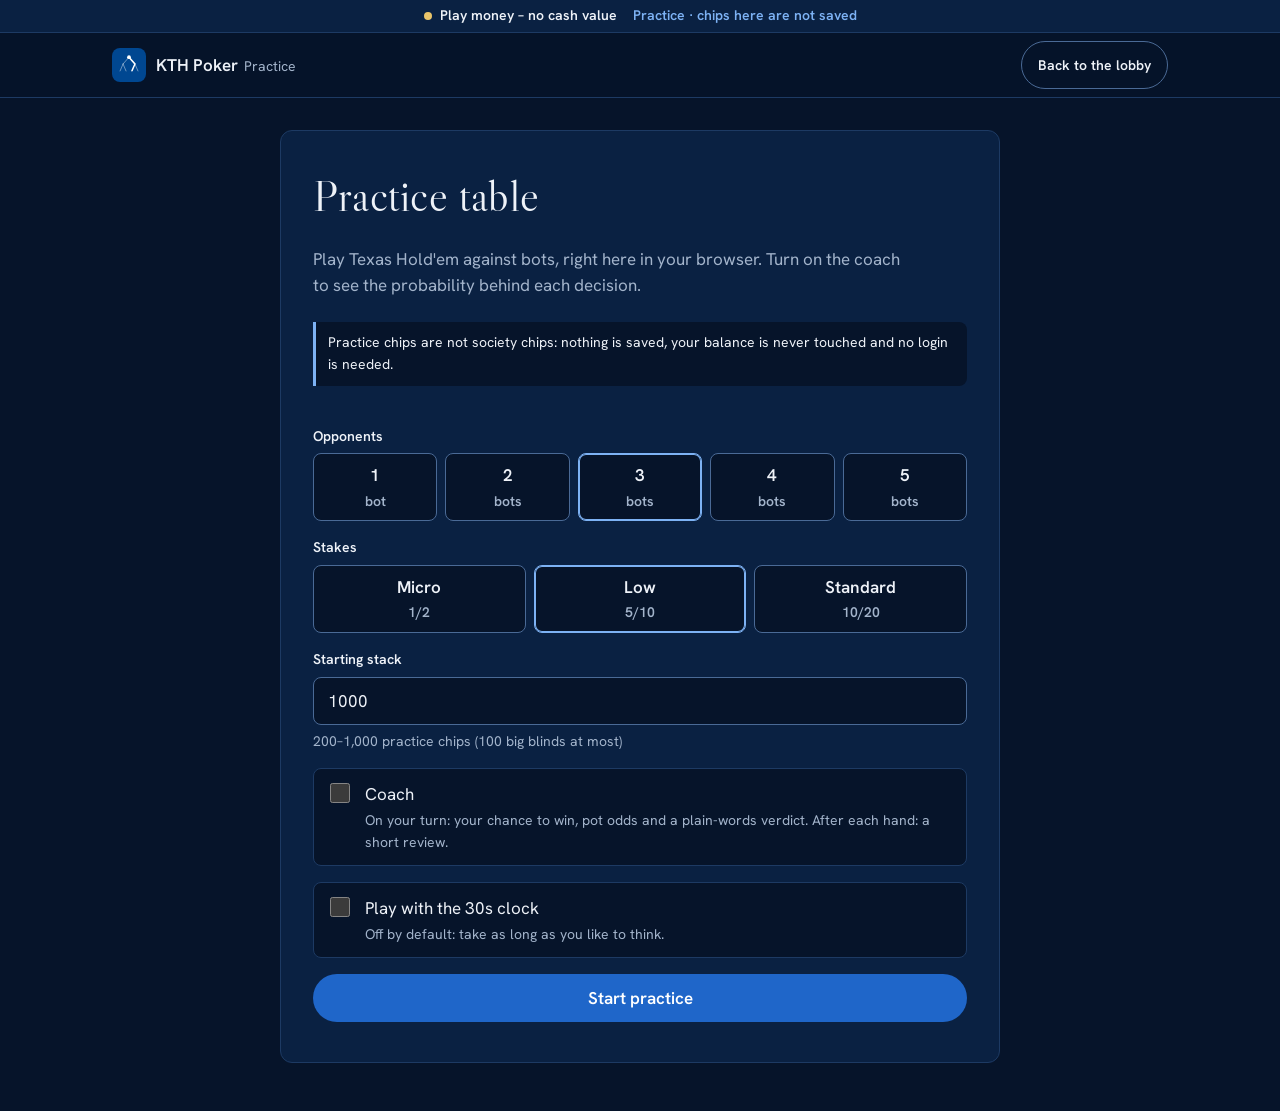
<file: game/practice/index.html>
<!doctype html>
<html lang="en">
<head>
  <meta charset="utf-8">
  <meta name="viewport" content="width=device-width, initial-scale=1, viewport-fit=cover">
  <meta name="theme-color" content="#06142a">
  <meta name="robots" content="noindex">
  <link rel="icon" href="data:image/svg+xml,%3Csvg xmlns=%27http://www.w3.org/2000/svg%27 viewBox=%270 0 400 400%27%3E%3Crect width=%27400%27 height=%27400%27 rx=%2760%27 fill=%27%23004791%27/%3E%3Cg stroke=%27white%27 fill=%27none%27 stroke-linecap=%27round%27%3E%3Cpath d=%27M200 108 L130 188 M130 188 L95 270 M130 188 L165 270 M270 188 L305 270%27 stroke-opacity=%27.5%27 stroke-width=%2710%27/%3E%3Cpath d=%27M200 108 L270 188 L235 268%27 stroke-width=%2718%27/%3E%3C/g%3E%3Ccircle cx=%27200%27 cy=%27108%27 r=%2722%27 fill=%27white%27/%3E%3C/svg%3E">
  <title>Practice · KTH Poker Society</title>
  <meta name="description" content="Practice Texas Hold'em against bots, with a coach that explains the probability behind each decision. Play money – no cash value.">
  <link rel="preconnect" href="https://fonts.googleapis.com">
  <link rel="preconnect" href="https://fonts.gstatic.com" crossorigin>
  <link rel="stylesheet" href="https://fonts.googleapis.com/css2?family=Libre+Caslon+Display&family=Hanken+Grotesk:wght@400;600&display=swap">
  <link rel="stylesheet" href="../styles/tokens.css">
  <link rel="stylesheet" href="../styles/base.css">
  <link rel="stylesheet" href="../styles/components.css">
  <link rel="stylesheet" href="../styles/table.css">
  <link rel="stylesheet" href="../styles/table-responsive.css">
  <link rel="stylesheet" href="./practice.css">
  <!-- The real table UI imports ../lib/poker-api.js; practice swaps it for a local, offline server. -->
  <script type="importmap">
    { "imports": { "../lib/poker-api.js": "./practice-api.js" } }
  </script>
</head>
<body class="practice-page">
  <a class="skip-link" href="#main-content">Skip to main content</a>

  <div class="play-money-strip" role="region" aria-label="Play money notice">
    <div class="wrap practice-strip-notice">
      <span class="play-money-badge">
        <span class="play-money-dot" aria-hidden="true"></span>
        <span>Play money – no cash value</span>
      </span>
      <span class="practice-badge">Practice · chips here are not saved</span>
    </div>
  </div>

  <header class="game-header">
    <div class="wrap">
      <a class="brand" href="../">
        <svg viewBox="0 0 400 400" role="img" aria-label="KTH Poker Society mark">
          <rect width="400" height="400" rx="60" fill="#004791"/>
          <g stroke="white" fill="none" stroke-linecap="round">
            <path d="M200 108 L130 188 M130 188 L95 270 M130 188 L165 270 M270 188 L305 270" stroke-opacity=".5" stroke-width="10"/>
            <path d="M200 108 L270 188 L235 268" stroke-width="18"/>
          </g>
          <circle cx="200" cy="108" r="22" fill="white"/>
        </svg>
        <span>KTH Poker <span class="brand-subtitle">Practice</span></span>
      </a>
      <div class="header-right">
        <a class="btn btn--ghost btn--compact" href="../">Back to the lobby</a>
      </div>
    </div>
  </header>

  <main class="game-main wrap" id="main-content">
    <section id="practice-setup" class="screen" aria-labelledby="practice-heading">
      <div class="panel panel--hero practice-setup">
        <h1 id="practice-heading">Practice table</h1>
        <p class="panel__lede">
          Play Texas Hold'em against bots, right here in your browser. Turn on the coach to see the probability behind each decision.
        </p>
        <p class="practice-note">
          Practice chips are not society chips: nothing is saved, your balance is never touched and no login is needed.
        </p>

        <form id="practice-setup-form" class="form-stack" novalidate>
          <fieldset class="field stakes-picker">
            <legend>Opponents</legend>
            <div class="stakes-picker__options practice-bots-options" id="practice-bots-options"></div>
          </fieldset>

          <fieldset class="field stakes-picker">
            <legend>Stakes</legend>
            <div class="stakes-picker__options" id="practice-stakes-options"></div>
          </fieldset>

          <div class="field">
            <label for="practice-stack" id="practice-stack-label">Starting stack</label>
            <input id="practice-stack" name="stack" type="number" inputmode="numeric" class="tabular" required aria-describedby="practice-stack-hint practice-setup-error">
            <p class="field-hint tabular" id="practice-stack-hint"></p>
          </div>

          <label class="check-field" for="practice-coach-check">
            <input id="practice-coach-check" type="checkbox">
            <span class="check-field__label">
              <span>Coach</span>
              <span class="check-field__sub">On your turn: your chance to win, pot odds and a plain-words verdict. After each hand: a short review.</span>
            </span>
          </label>

          <label class="check-field" for="practice-clock-check">
            <input id="practice-clock-check" type="checkbox">
            <span class="check-field__label">
              <span>Play with the 30s clock</span>
              <span class="check-field__sub">Off by default: take as long as you like to think.</span>
            </span>
          </label>

          <p class="form-error" id="practice-setup-error" role="alert"></p>
          <button type="submit" class="btn btn--primary btn--full" id="practice-start-btn">Start practice</button>
        </form>
      </div>
    </section>

    <div id="practice-play" class="practice-play" hidden>
      <div class="practice-bar" role="region" aria-label="Practice controls">
        <span class="practice-bar__label">
          <strong>Practice</strong><span class="practice-bar__sep" aria-hidden="true"> · </span><span>chips here are not saved</span>
        </span>
        <span class="practice-bar__money">Play money – no cash value</span>
        <span class="practice-bar__actions">
          <button type="button" class="btn btn--ghost btn--topbar" id="practice-coach-btn" aria-pressed="false" aria-controls="practice-coach">Coach: Off</button>
          <button type="button" class="btn btn--ghost btn--topbar" id="practice-new-btn">New session</button>
        </span>
      </div>
      <div class="practice-body" id="practice-body">
        <div class="practice-table-slot" id="practice-table-slot"></div>
        <aside class="practice-side" id="practice-side" aria-label="Coach panel"></aside>
      </div>
    </div>
  </main>

  <dialog id="practice-bust-dialog" class="game-dialog" aria-labelledby="practice-bust-title">
    <div class="dialog-inner">
      <div class="dialog-top">
        <div>
          <span class="pill pill--chip">Practice · chips here are not saved</span>
          <h2 id="practice-bust-title">Out of practice chips</h2>
        </div>
      </div>
      <p class="field-hint" id="practice-bust-text">Practice chips are free. Rebuy and keep playing, or start a new session.</p>
      <div class="btn-row practice-dialog-actions">
        <button type="button" class="btn btn--primary" id="practice-rebuy-btn">Rebuy (free)</button>
        <button type="button" class="btn btn--ghost" id="practice-bust-new-btn">New session</button>
        <a class="btn btn--ghost" href="../">Back to the lobby</a>
      </div>
    </div>
  </dialog>

  <div id="live-announcer" class="sr-only" aria-live="polite" aria-atomic="true"></div>
  <div id="practice-announcer" class="sr-only" aria-live="polite" aria-atomic="true"></div>
  <div id="toast-region" class="toast-region" aria-live="polite"></div>

  <script type="module" src="./practice-app.js"></script>
</body>
</html>
</file>
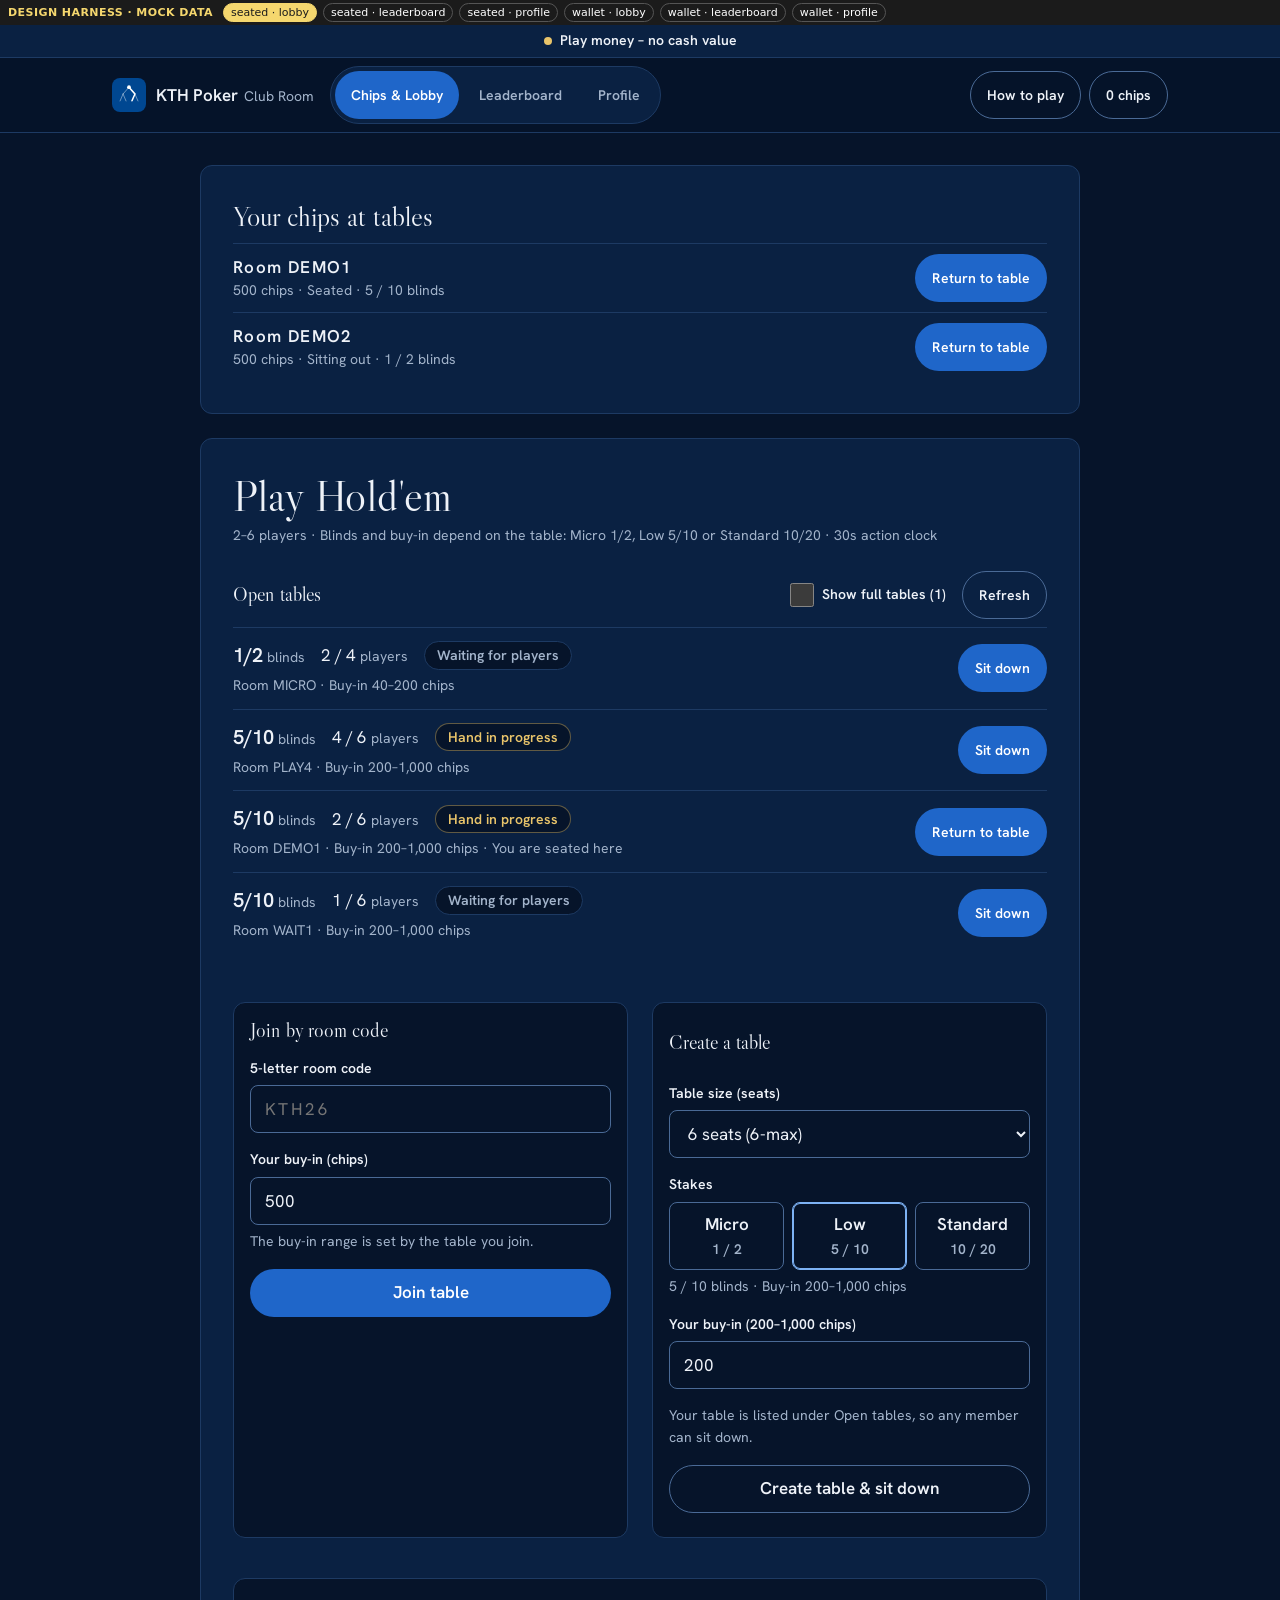
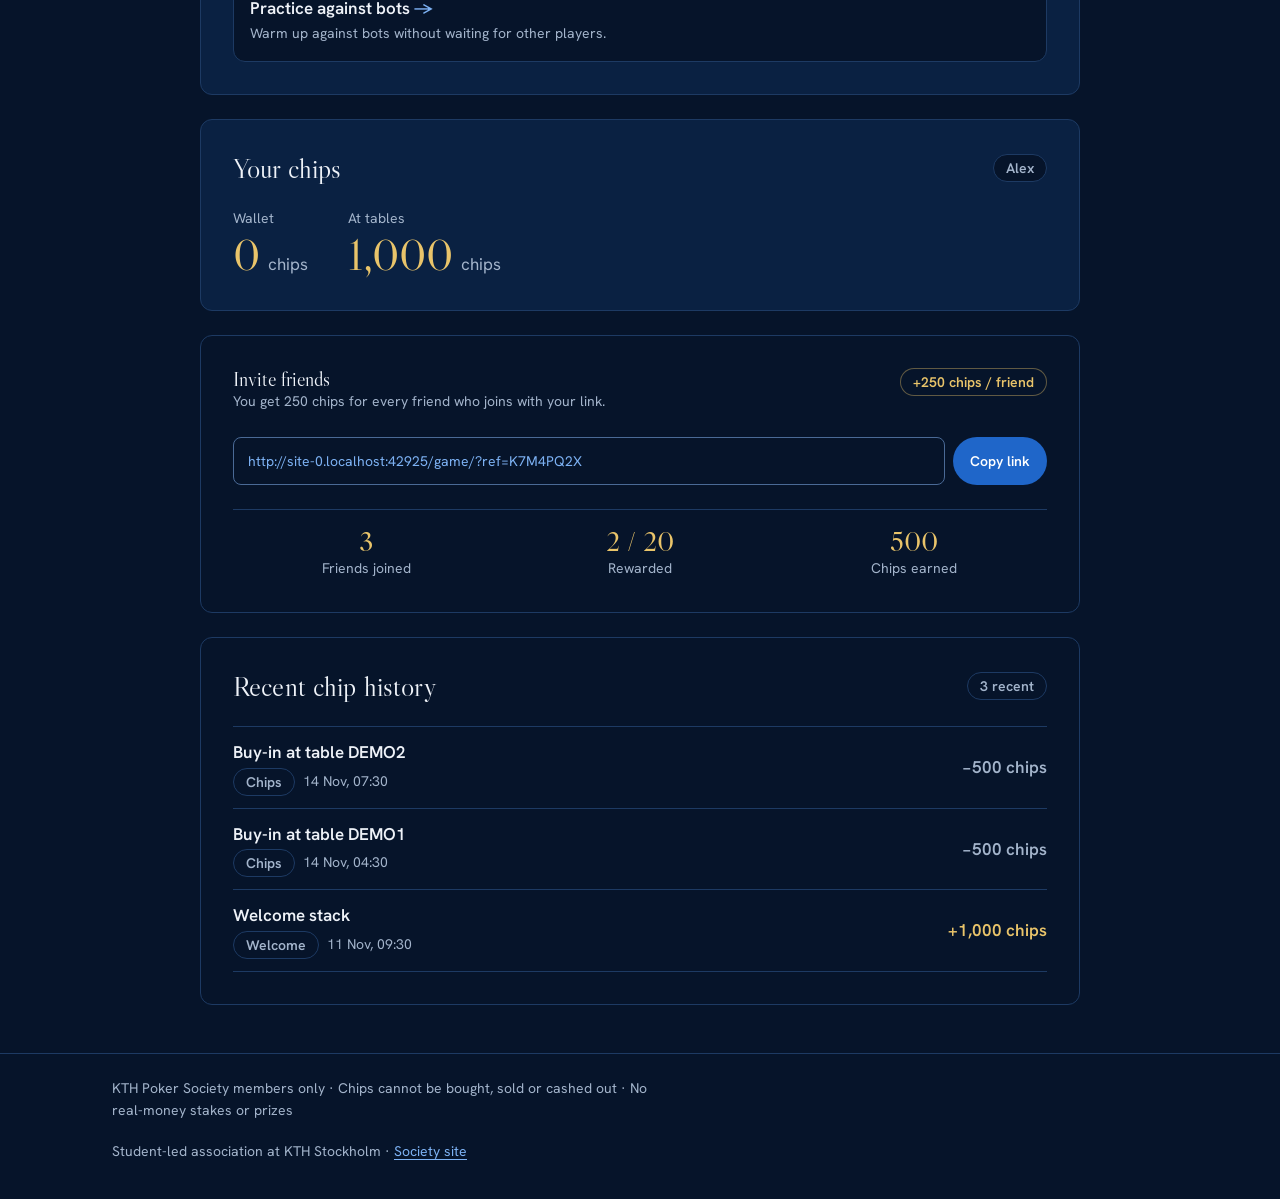
<file: game/dev/lobby-harness.html>
<!doctype html>
<html lang="en">
<head>
  <meta charset="utf-8">
  <meta name="viewport" content="width=device-width, initial-scale=1, viewport-fit=cover">
  <meta name="robots" content="noindex">
  <title>Lobby design harness</title>
  <link rel="stylesheet" href="https://fonts.googleapis.com/css2?family=Libre+Caslon+Display&family=Hanken+Grotesk:wght@400;600&display=swap">
  <!-- Real stylesheets: any CSS change shows up here automatically. -->
  <link rel="stylesheet" href="../styles/tokens.css">
  <link rel="stylesheet" href="../styles/base.css">
  <link rel="stylesheet" href="../styles/components.css">
  <link rel="stylesheet" href="../styles/lobby.css">
  <link rel="stylesheet" href="../styles/table.css">
  <link rel="stylesheet" href="../styles/table-responsive.css">
  <style>
    .harness-bar {
      display: flex; align-items: center; gap: 6px; padding: 3px 8px;
      background: #1b1b1b; color: #f5d76e; font: 600 11px/1.2 system-ui, sans-serif;
      overflow-x: auto; white-space: nowrap;
    }
    .harness-bar__label { text-transform: uppercase; letter-spacing: .04em; margin-right: 4px; }
    .harness-bar a { color: #fff; text-decoration: none; padding: 2px 7px; border: 1px solid #555; border-radius: 999px; font-weight: 400; }
    .harness-bar a[aria-current="page"] { background: #f5d76e; color: #1b1b1b; border-color: #f5d76e; }
    .harness-error { padding: 16px; color: #ff9b8f; font: 14px system-ui, sans-serif; }
  </style>
  <!-- The real app.js runs unchanged; only its two network modules are replaced by offline mock-data stubs. -->
  <script type="importmap">
    { "imports": {
      "../lib/supabase.js": "./lobby-supabase-stub.js",
      "../lib/poker-api.js": "./lobby-poker-api-stub.js"
    } }
  </script>
</head>
<body>
  <div class="harness-bar" id="harness-bar" role="navigation" aria-label="Design harness views">
    <span class="harness-bar__label">Design harness · mock data</span>
  </div>
  <div id="harness-root"></div>
  <script type="module" src="./lobby-harness.js"></script>
</body>
</html>
</file>
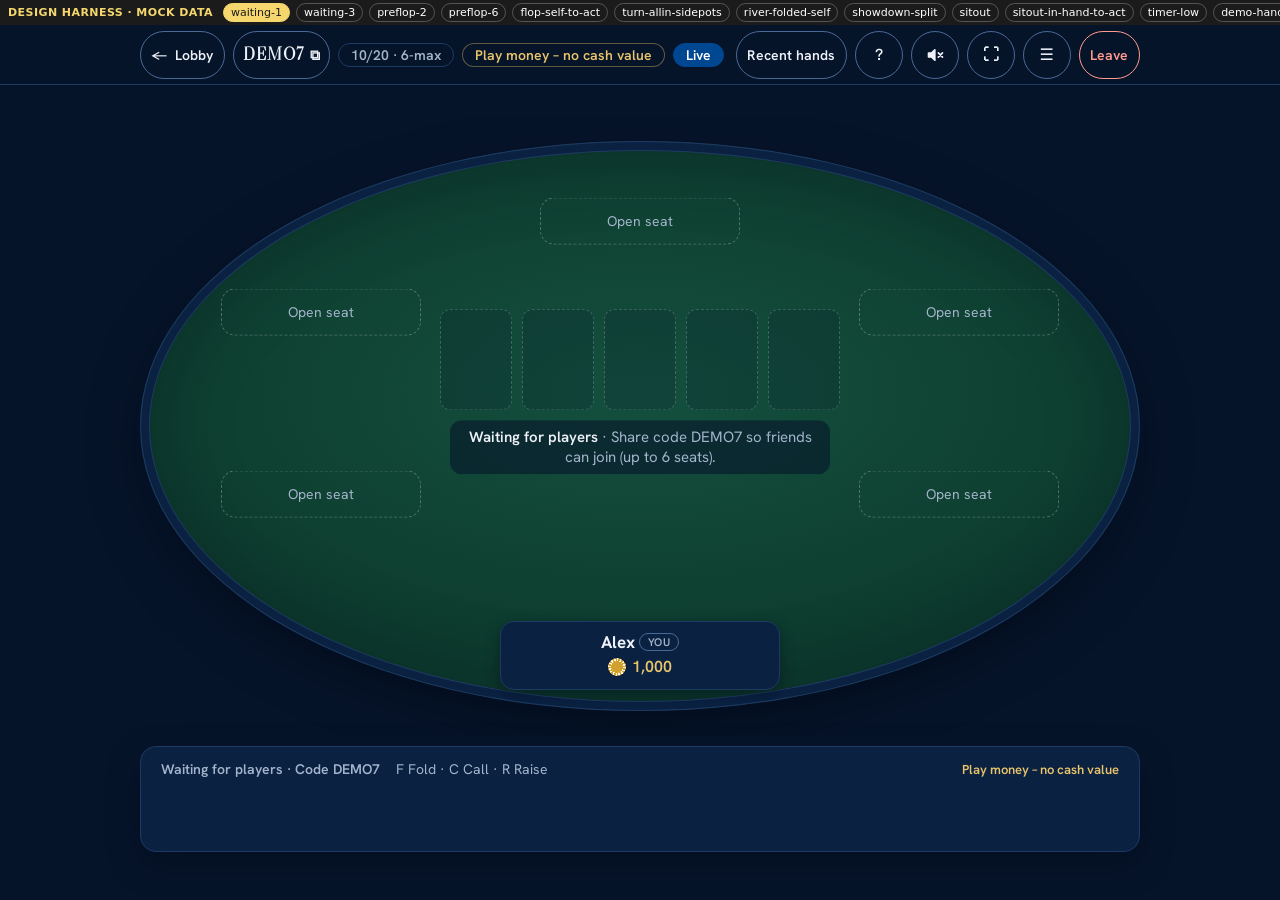
<file: game/dev/table-harness.html>
<!doctype html>
<html lang="en">
<head>
  <meta charset="utf-8">
  <meta name="viewport" content="width=device-width, initial-scale=1, viewport-fit=cover">
  <meta name="robots" content="noindex">
  <title>Table design harness</title>
  <!-- Same Google Fonts link as game/index.html so type is reviewed with the real fonts. -->
  <link rel="preconnect" href="https://fonts.googleapis.com">
  <link rel="preconnect" href="https://fonts.gstatic.com" crossorigin>
  <link rel="stylesheet" href="https://fonts.googleapis.com/css2?family=Libre+Caslon+Display&family=Hanken+Grotesk:wght@400;600&display=swap">
  <!-- Real stylesheets: any CSS change shows up here automatically. -->
  <link rel="stylesheet" href="../styles/tokens.css">
  <link rel="stylesheet" href="../styles/base.css">
  <link rel="stylesheet" href="../styles/components.css">
  <link rel="stylesheet" href="../styles/table.css">
  <link rel="stylesheet" href="../styles/table-responsive.css">
  <style>
    .harness-bar {
      flex: 0 0 auto;
      display: flex;
      align-items: center;
      gap: 6px;
      padding: 3px 8px;
      background: #1b1b1b;
      color: #f5d76e;
      font: 600 11px/1.2 system-ui, sans-serif;
      overflow-x: auto;
      white-space: nowrap;
      z-index: 50;
    }
    .harness-bar__label { text-transform: uppercase; letter-spacing: .04em; margin-right: 4px; }
    .harness-bar a {
      color: #fff;
      text-decoration: none;
      padding: 2px 7px;
      border: 1px solid #555;
      border-radius: 999px;
      font-weight: 400;
    }
    .harness-bar a[aria-current="page"] { background: #f5d76e; color: #1b1b1b; border-color: #f5d76e; }
    .harness-bar a:focus-visible { outline: 2px solid #fff; outline-offset: 2px; }
    .harness-bar button { font: inherit; padding: 2px 9px; border-radius: 999px; border: 1px solid #f5d76e; background: transparent; color: #f5d76e; cursor: pointer; }
    #harness-step { color: #fff; font-weight: 400; }
    #harness-sound { display: inline-flex; align-items: center; gap: 4px; margin-left: 8px; padding-left: 8px; border-left: 1px solid #555; }
    #harness-sound-report { color: #cfd8e6; font-weight: 400; margin-left: 6px; }
    .harness-error { padding: 16px; color: #b00020; font: 14px system-ui, sans-serif; }
  </style>
  <!-- Redirect the network-backed API module to an offline stub. The real UI modules are untouched. -->
  <script type="importmap">
    { "imports": { "../lib/poker-api.js": "./poker-api-stub.js" } }
  </script>
</head>
<body data-active-view="table">
  <div class="harness-bar" id="harness-bar" role="navigation" aria-label="Design harness states">
    <span class="harness-bar__label">Design harness · mock data</span>
  </div>
  <main class="game-main wrap" id="main-content"></main>
  <div id="live-announcer" class="sr-only" aria-live="polite" aria-atomic="true"></div>
  <div id="toast-region" class="toast-region" aria-live="polite"></div>
  <script type="module" src="./harness.js"></script>
</body>
</html>
</file>
<file: game/styles/tokens.css>
/* KTH Poker Society – Design tokens (see docs/poker/STYLE_GUIDE.md) */

:root {
  /* Colour tokens */
  --ink: #06142a;
  --deep: #0a2142;
  --brand: #004791;
  --line: #1d3a63;
  --control: #4a6a96;
  --paper: #eef2f8;
  --muted: #a3b4cb;
  --sky: #7db2f4;
  --action: #1f66c9;
  --action-hover: #1a5cb8;
  --danger: #ff9b8f;
  --felt: #0d3b2e;
  --felt-highlight: #14503e;
  --chip: #e9c46a;

  /* Playing card tokens */
  --card-face: #f7f9fc;
  --card-ink: #06142a;
  --card-red: #c2382f;

  /* Typography */
  --font-display: "Libre Caslon Display", Georgia, "Times New Roman", serif;
  --font-body: "Hanken Grotesk", system-ui, -apple-system, BlinkMacSystemFont, "Segoe UI", sans-serif;

  /* Type scale: 14 / 17 / 20 / 28 / 44 px */
  --text-xs: 0.875rem;   /* 14px */
  --text-base: 1.0625rem; /* 17px */
  --text-md: 1.25rem;    /* 20px */
  --text-lg: 1.75rem;    /* 28px */
  --text-xl: 2.75rem;    /* 44px */

  /* 8px spacing grid */
  --space-1: 8px;
  --space-2: 16px;
  --space-3: 24px;
  --space-4: 32px;
  --space-5: 40px;
  --space-6: 48px;

  /* Layout & radii */
  --wrap-max: 1120px;
  --table-max: 520px;
  --panel-max: 720px;
  --radius-card: 8px;
  --radius-panel: 12px;
  --radius-pill: 999px;
  --tap-min: 48px;

  /* Poker chips: face colour, rim insert colour, edge (thickness) colour per denomination */
  --chip-1-face: #7d8a9e;    --chip-1-insert: #eef2f8;    --chip-1-edge: #4b5668;
  --chip-5-face: #b3372f;    --chip-5-insert: #f7e4e1;    --chip-5-edge: #702019;
  --chip-25-face: #1f7a4d;   --chip-25-insert: #e3f3ea;   --chip-25-edge: #114a2e;
  --chip-100-face: #22396a;  --chip-100-insert: #dfe7f5;  --chip-100-edge: #0e1c3a;
  --chip-500-face: #6b3fa0;  --chip-500-insert: #eadff7;  --chip-500-edge: #3e2362;
  --chip-1000-face: #d1a02f; --chip-1000-insert: #fff7dc; --chip-1000-edge: #8a6618;
  /* The society's game-tree mark (same paths as the favicon), white, cropped to the glyph */
  --chip-mark: url("data:image/svg+xml,%3Csvg xmlns='http://www.w3.org/2000/svg' viewBox='70 60 260 230'%3E%3Cg stroke='white' fill='none' stroke-linecap='round'%3E%3Cpath d='M200 108 L130 188 M130 188 L95 270 M130 188 L165 270 M270 188 L305 270' stroke-opacity='.9' stroke-width='24'/%3E%3Cpath d='M200 108 L270 188 L235 268' stroke-width='34'/%3E%3C/g%3E%3Ccircle cx='200' cy='108' r='38' fill='white'/%3E%3C/svg%3E");

  /* Motion */
  --ease-out: cubic-bezier(0.16, 1, 0.3, 1);
  --duration-fast: 150ms;
  --duration-normal: 220ms;
  --duration-slow: 360ms;

  color-scheme: dark;
}

@media (prefers-reduced-motion: reduce) {
  :root {
    --duration-fast: 0ms;
    --duration-normal: 0ms;
    --duration-slow: 0ms;
  }
}
</file>
<file: game/styles/base.css>
/* KTH Poker Society – Base layout, typography, and landmarks */

*,
*::before,
*::after {
  box-sizing: border-box;
}

[hidden] {
  display: none !important;
}

html {
  background: var(--ink);
  color: var(--paper);
}

body {
  margin: 0;
  min-height: 100vh;
  min-height: 100dvh;
  display: flex;
  flex-direction: column;
  background: var(--ink);
  color: var(--paper);
  font-family: var(--font-body);
  font-size: var(--text-base);
  font-weight: 400;
  line-height: 1.55;
  -webkit-font-smoothing: antialiased;
}

/* M6.1 Fixed-height no-scroll shell when seated in #view-table (fallback to scroll if height < 320px) */
body[data-active-view="table"] .play-money-strip,
body[data-active-view="table"] .game-header,
body[data-active-view="table"] .game-footer {
  display: none !important;
}

body[data-active-view="table"] .game-main {
  max-width: none;
  width: 100%;
  padding: 0;
  margin: 0;
  flex: 1;
  min-height: 0;
  display: flex;
}

@media (min-height: 320px) {
  html:has(body[data-active-view="table"]),
  body[data-active-view="table"] {
    height: 100vh;
    height: 100dvh;
    max-height: 100dvh;
    overflow: hidden;
    overscroll-behavior: none;
  }
}

h1,
h2,
.display-type {
  font-family: var(--font-display);
  font-weight: 400;
  line-height: 1.15;
  margin: 0;
  text-wrap: balance;
  letter-spacing: 0.005em;
}

h1 {
  font-size: clamp(var(--text-lg), 6vw, var(--text-xl));
}

h2 {
  font-size: var(--text-lg);
}

h3 {
  margin: 0;
  font-family: var(--font-body);
  font-size: var(--text-md);
  font-weight: 600;
  line-height: 1.3;
}

p {
  margin: 0;
}

a {
  color: var(--sky);
  text-underline-offset: 3px;
}

a:hover {
  color: var(--paper);
}

:focus-visible {
  outline: 2px solid var(--sky);
  outline-offset: 2px;
}

.skip-link {
  position: absolute;
  top: -100px;
  left: var(--space-2);
  z-index: 60;
  padding: 10px 18px;
  background: var(--action);
  color: #ffffff;
  border-radius: var(--radius-pill);
  font-weight: 600;
  font-size: var(--text-xs);
  text-decoration: none;
}

.skip-link:focus-visible {
  top: var(--space-1);
}

.tabular {
  font-variant-numeric: tabular-nums;
}

.sr-only {
  position: absolute;
  width: 1px;
  height: 1px;
  padding: 0;
  margin: -1px;
  overflow: hidden;
  clip: rect(0, 0, 0, 0);
  white-space: nowrap;
  border: 0;
}

/* Container with 16px mobile gutters, up to 1120px on desktop */
.wrap {
  width: 100%;
  max-width: var(--wrap-max);
  margin-inline: auto;
  padding-left: max(var(--space-2), env(safe-area-inset-left, 0px));
  padding-right: max(var(--space-2), env(safe-area-inset-right, 0px));
}

@media (min-width: 720px) {
  .wrap {
    padding-left: max(var(--space-4), env(safe-area-inset-left, 0px));
    padding-right: max(var(--space-4), env(safe-area-inset-right, 0px));
  }
}

/* Always-visible play-money notice strip */
.play-money-strip {
  background: var(--deep);
  border-bottom: 1px solid var(--line);
  font-size: var(--text-xs);
  color: var(--muted);
  padding-top: env(safe-area-inset-top, 0px);
}

.play-money-strip .wrap {
  min-height: 32px;
  padding-block: 4px;
  display: flex;
  align-items: center;
  justify-content: center;
}

.play-money-badge {
  display: inline-flex;
  align-items: center;
  gap: 8px;
  color: var(--paper);
  font-weight: 600;
}

.play-money-dot {
  width: 8px;
  height: 8px;
  border-radius: var(--radius-pill);
  background: var(--chip);
  flex: none;
}

/* Site / Game Header */
.game-header {
  position: sticky;
  top: 0;
  z-index: 20;
  background: color-mix(in srgb, var(--ink) 92%, transparent);
  backdrop-filter: blur(10px);
  -webkit-backdrop-filter: blur(10px);
  border-bottom: 1px solid var(--line);
}

.game-header .wrap {
  min-height: 64px;
  padding-block: var(--space-1);
  display: flex;
  flex-wrap: wrap;
  align-items: center;
  gap: var(--space-1) var(--space-2);
}

.brand {
  display: inline-flex;
  align-items: center;
  gap: 10px;
  color: var(--paper);
  text-decoration: none;
  font-weight: 600;
  font-size: var(--text-base);
  min-height: var(--tap-min);
}

.brand svg {
  width: 34px;
  height: 34px;
  border-radius: 8px;
  flex: none;
}

.brand-subtitle {
  color: var(--muted);
  font-weight: 400;
  font-size: var(--text-xs);
  margin-left: 2px;
}

.header-right {
  display: flex;
  align-items: center;
  gap: var(--space-1);
  margin-left: auto;
}

.header-help-btn__icon { display: none; font-family: var(--font-body); font-weight: 600; font-size: var(--text-base); line-height: 1; }
.hide-xs { display: inline; }

/* Primary view navigation (Lobby / Leaderboard / Profile) */
.view-nav {
  display: flex;
  align-items: center;
  gap: 4px;
  background: var(--deep);
  border: 1px solid var(--line);
  border-radius: var(--radius-pill);
  padding: 4px;
  min-width: 0;
  max-width: 100%;
  overflow-x: auto;
  scrollbar-width: none;
}

.view-nav::-webkit-scrollbar { display: none; }

.view-nav__btn {
  min-height: var(--tap-min);
  padding: 0 var(--space-2);
  border: 0;
  border-radius: var(--radius-pill);
  background: transparent;
  color: var(--muted);
  font: 600 var(--text-xs) / 1 var(--font-body);
  white-space: nowrap;
  cursor: pointer;
  transition: background-color var(--duration-fast) var(--ease-out),
    color var(--duration-fast) var(--ease-out);
}

.view-nav__btn:hover {
  color: var(--paper);
}

.view-nav__btn:focus-visible {
  outline-offset: -2px;
}

.view-nav__btn[aria-current="page"] {
  background: var(--action);
  color: #ffffff;
}

/* Main workspace area: generous empty space, max 2 panels per screen */
.game-main {
  flex: 1;
  padding-block: var(--space-4) var(--space-6);
}

.screen {
  display: grid;
  gap: var(--space-3);
  max-width: var(--panel-max);
  margin-inline: auto;
}

/* Footer */
.game-footer {
  border-top: 1px solid var(--line);
  padding-block: var(--space-3);
  padding-bottom: max(var(--space-3), env(safe-area-inset-bottom, 0px));
  font-size: var(--text-xs);
  color: var(--muted);
}

.game-footer .wrap {
  display: grid;
  gap: var(--space-1);
}

.game-footer p { max-width: 70ch; }

.game-footer a { display: inline-block; padding-block: 12px; }

@media (max-width: 600px) {
  .header-right { order: 1; }
  .view-nav {
    width: 100%;
    order: 2;
    justify-content: stretch;
  }
  .view-nav__btn {
    flex: 1 0 auto;
    padding: 0 var(--space-1);
  }
  .game-main {
    padding-block: var(--space-3) var(--space-5);
  }
}

@media (max-width: 480px) {
  .brand-subtitle,
  .hide-xs,
  .header-help-btn__text { display: none; }
  .header-help-btn__icon { display: inline; }
  .game-header .header-help-btn { padding-inline: 0; min-width: var(--tap-min); }
}

@media (max-width: 360px) {
  .game-header .wrap { gap: var(--space-1); }
  .brand { gap: 8px; font-size: var(--text-xs); }
  .header-right { gap: 4px; }
  .game-header .header-right .btn--compact { padding-inline: 12px; }
  .game-header .header-right .header-help-btn { padding-inline: 0; }
}
</file>
<file: game/styles/components.css>
/* KTH Poker Society – Reusable UI components (see docs/poker/STYLE_GUIDE.md) */

/* 1. Buttons (min 48x48px tap target, pill radius) */
.btn {
  display: inline-flex;
  align-items: center;
  justify-content: center;
  gap: var(--space-1);
  min-height: var(--tap-min);
  min-width: var(--tap-min);
  padding: 0 22px;
  border-radius: var(--radius-pill);
  border: 1px solid transparent;
  font: 600 var(--text-base) / 1 var(--font-body);
  text-decoration: none;
  cursor: pointer;
  transition: background-color var(--duration-fast) var(--ease-out),
    border-color var(--duration-fast) var(--ease-out),
    color var(--duration-fast) var(--ease-out),
    opacity var(--duration-fast) var(--ease-out);
}
.btn--primary { background: var(--action); color: #ffffff; }
.btn--primary:hover:not(:disabled) { background: var(--action-hover); color: #ffffff; }
.btn--ghost { background: transparent; color: var(--paper); border-color: var(--control); }
.btn--ghost:hover:not(:disabled) { border-color: var(--sky); color: var(--paper); }
.btn--danger { background: transparent; color: var(--danger); border-color: var(--danger); }
.btn--danger:hover:not(:disabled) { background: rgba(255, 155, 143, 0.12); }
.btn--full { width: 100%; }
.btn:disabled, .btn[aria-busy="true"] { opacity: 0.58; cursor: not-allowed; }
.btn-row { display: flex; flex-wrap: wrap; align-items: center; gap: 12px; }
/* Compact buttons keep the 48px tap target (table.css only lowers it for the table topbar) */
.game-header .btn--compact,
.panel .btn--compact { min-height: var(--tap-min); min-width: var(--tap-min); padding: 0 16px; font-size: var(--text-xs); }
@media (max-width: 599px) {
  .btn-row--hero { flex-direction: column; align-items: stretch; }
}

/* 2. Pills (radius 999px) */
.pill {
  display: inline-flex;
  align-items: center;
  gap: 6px;
  padding: 4px 12px;
  border-radius: var(--radius-pill);
  border: 1px solid var(--line);
  background: var(--ink);
  color: var(--muted);
  font-size: var(--text-xs);
  font-weight: 600;
  line-height: 1.3;
  white-space: nowrap;
}
.pill--brand { background: var(--brand); border-color: var(--brand); color: #ffffff; }
.pill--chip { border-color: rgba(233, 196, 106, 0.4); color: var(--chip); }
.pill--danger { border-color: rgba(255, 155, 143, 0.45); color: var(--danger); }

/* 3. Panels (radius 12px, border 1px --line, background --deep) */
.panel {
  background: var(--deep);
  border: 1px solid var(--line);
  border-radius: var(--radius-panel);
  padding: var(--space-3);
  display: grid;
  grid-template-columns: minmax(0, 1fr);
  gap: var(--space-2);
  min-width: 0;
}
@media (max-width: 360px) {
  .panel { padding: var(--space-2); }
}
@media (min-width: 640px) {
  .panel { padding: var(--space-4); gap: var(--space-3); }
}
.panel__head {
  display: flex;
  flex-wrap: wrap;
  align-items: flex-start;
  justify-content: space-between;
  gap: var(--space-1) var(--space-2);
}
.panel__head--center { align-items: center; }
.panel__facts { margin-top: 4px; }
/* Quiet panels: secondary content, lighter than the main call to action */
.panel--quiet { background: transparent; }
.panel--hero { gap: var(--space-3); justify-items: start; }
.panel--hero .felt-preview { justify-self: center; }
.panel--hero h1 { max-width: 20ch; }
@media (min-width: 640px) {
  .panel--hero { padding: var(--space-5) var(--space-4); }
}
.panel__lede { overflow-wrap: anywhere; color: var(--muted); font-size: var(--text-base); max-width: 60ch; }
.panel__divider { border: 0; border-top: 1px solid var(--line); margin: 0; }

/* 4. ChipAmount & Flat Disc Icon (--chip warm accent used sparingly) */
.chip-amount {
  display: inline-flex;
  align-items: center;
  gap: 8px;
  color: var(--chip);
  font-variant-numeric: tabular-nums;
  font-weight: 600;
}
/* Poker chip, drawn in CSS: rim with edge inserts (count differs per denomination, so colour is not the only cue),
   an inner ring and the society mark in the centre. Decorative (aria-hidden); the amount is always printed as text. */
.chip {
  --n: 8;
  --chip-face: var(--chip-25-face);
  --chip-insert: var(--chip-25-insert);
  --chip-edge: var(--chip-25-edge);
  position: relative;
  display: inline-block;
  flex: none;
  width: var(--chip-size, 18px);
  height: var(--chip-size, 18px);
  border-radius: 50%;
  background:
    radial-gradient(circle closest-side, var(--chip-face) 0 63%, transparent 64%),
    repeating-conic-gradient(var(--chip-insert) 0 calc(180deg / var(--n)), var(--chip-face) 0 calc(360deg / var(--n)));
  box-shadow: 0 0 0 0.5px rgba(2, 8, 20, 0.7), 0 1.5px 0 var(--chip-edge);
}
.chip::before {
  content: "";
  position: absolute;
  inset: 21%;
  border-radius: 50%;
  border: max(1px, calc(var(--chip-size, 18px) * 0.045)) solid rgba(255, 255, 255, 0.55);
}
.chip::after {
  content: "";
  position: absolute;
  inset: 25%;
  background: var(--chip-mark) center / contain no-repeat;
}
.chip[data-denom="1"] { --chip-face: var(--chip-1-face); --chip-insert: var(--chip-1-insert); --chip-edge: var(--chip-1-edge); }
.chip[data-denom="5"] { --chip-face: var(--chip-5-face); --chip-insert: var(--chip-5-insert); --chip-edge: var(--chip-5-edge); }
.chip[data-denom="25"] { --chip-face: var(--chip-25-face); --chip-insert: var(--chip-25-insert); --chip-edge: var(--chip-25-edge); }
.chip[data-denom="100"] { --chip-face: var(--chip-100-face); --chip-insert: var(--chip-100-insert); --chip-edge: var(--chip-100-edge); }
.chip[data-denom="500"] { --chip-face: var(--chip-500-face); --chip-insert: var(--chip-500-insert); --chip-edge: var(--chip-500-edge); }
.chip[data-denom="1000"] { --chip-face: var(--chip-1000-face); --chip-insert: var(--chip-1000-insert); --chip-edge: var(--chip-1000-edge); }
/* The small icon beside a stack amount (kept under its old name so existing size rules still apply):
   simplified for crispness, rim plus solid centre, no ring and no logo */
.chip-disc { --chip-size: 16px; box-shadow: 0 0 0 0.5px rgba(2, 8, 20, 0.7); }
.chip-disc::before,
.chip-disc::after { display: none; }
.chip-stacks { display: inline-flex; align-items: flex-end; gap: 3px; flex: none; }
.chip-stack {
  --step: 3.5px;
  position: relative;
  flex: none;
  width: var(--chip-size, 14px);
  height: calc(var(--chip-size, 14px) + (var(--count, 1) - 1) * var(--step) + 1.5px);
}
.chip-stack .chip { position: absolute; left: 0; bottom: calc(var(--i, 0) * var(--step) + 1.5px); }
.chip-balance-hero {
  display: flex;
  flex-wrap: wrap;
  align-items: baseline;
  justify-content: space-between;
  gap: var(--space-2);
  padding: var(--space-3);
  border-radius: var(--radius-panel);
  background: var(--ink);
  border: 1px solid var(--line);
}
.chip-balance-hero__value {
  font-family: var(--font-display);
  font-size: var(--text-xl);
  line-height: 1.05;
  color: var(--chip);
  font-variant-numeric: tabular-nums;
}
.chip-balance-hero__unit {
  font-family: var(--font-body);
  font-size: var(--text-base);
  color: var(--muted);
  margin-left: 8px;
}
.chip-balance-hero__label {
  display: block;
  font-size: var(--text-xs);
  color: var(--muted);
  margin-bottom: 4px;
}

/* 5. Cards & Felt Surface (CSS/SVG, rounded 8px, #f7f9fc face) */
.felt-preview {
  max-width: var(--table-max);
  width: 100%;
  margin-inline: auto;
  padding: var(--space-3);
  border-radius: 999px;
  background: radial-gradient(ellipse at center, var(--felt-highlight) 0%, var(--felt) 75%);
  border: 2px solid var(--line);
  box-shadow: 0 12px 32px rgba(2, 8, 20, 0.45);
  display: flex;
  flex-direction: column;
  align-items: center;
  justify-content: center;
  gap: var(--space-2);
  text-align: center;
}
.felt-preview__facts {
  color: var(--paper);
  font-size: var(--text-xs);
  font-weight: 600;
  text-align: center;
  overflow-wrap: anywhere;
}
.card-row { display: flex; align-items: center; justify-content: center; gap: 10px; }
/* Preview card rows shrink on narrow screens instead of forcing the page wider */
.felt-preview .card-row { width: 100%; max-width: 100%; min-width: 0; gap: clamp(4px, 1.5vw, 10px); }
.felt-preview .card-row .playing-card {
  flex: 0 1 56px;
  min-width: 0;
  width: auto;
  height: auto;
  aspect-ratio: 56 / 78;
  padding: clamp(3px, 1vw, 6px) clamp(3px, 1vw, 7px);
}
.playing-card {
  width: 56px;
  height: 78px;
  border-radius: var(--radius-card);
  background: var(--card-face);
  color: var(--card-ink);
  border: 1px solid rgba(6, 20, 42, 0.2);
  padding: 6px 7px;
  display: flex;
  flex-direction: column;
  justify-content: space-between;
  user-select: none;
  font-variant-numeric: tabular-nums;
}
.playing-card--red { color: var(--card-red); }
.playing-card__rank {
  font-family: var(--font-display);
  font-size: var(--text-md);
  line-height: 1;
  font-weight: 400;
  text-align: left;
}
.playing-card__suit { font-size: var(--text-lg); line-height: 1; align-self: flex-end; }
.playing-card--back {
  background-color: var(--brand);
  background-image: repeating-linear-gradient(
    -45deg,
    rgba(255, 255, 255, 0.12) 0px,
    rgba(255, 255, 255, 0.12) 2px,
    transparent 2px,
    transparent 8px
  );
  border: 2px solid var(--paper);
}
.playing-card--mini {
  width: 34px;
  height: 48px;
  padding: 3px 4px;
  border-radius: 6px;
}
.playing-card--mini .playing-card__rank {
  font-size: 13px;
}
.playing-card--mini .playing-card__suit {
  font-size: 14px;
}
/* Motion (deal, fold, chips) is driven from ui/table-motion.js with the Web Animations API. The resting style of every
   card and chip is the visible one; animations only run FROM an offset, so nothing depends on them having run. */
.table-motion-layer { position: absolute; inset: 0; z-index: 20; pointer-events: none; overflow: hidden; border-radius: inherit; }
.motion-ghost { position: absolute; left: 0; top: 0; margin: 0; pointer-events: none; opacity: 0; } /* invisible unless its animation is running */
/* Face-up cards show a back-pattern cover while they fly; the cover is invisible at rest and only an animation makes it visible */
.playing-card--covered { position: relative; }
.card-flip-cover {
  position: absolute;
  inset: -1px;
  border-radius: inherit;
  opacity: 0;
  pointer-events: none;
  background-color: var(--brand);
  background-image: repeating-linear-gradient(-45deg, rgba(255,255,255,.12) 0 2px, transparent 2px 8px);
  border: 2px solid var(--paper);
}
.pot-chips { display: inline-flex; align-items: flex-end; --chip-size: 26px; }
.pot-chips:empty { display: none; }

/* 6. Seat & ActionBar primitives (reused in M4+) */
.seat {
  display: inline-flex;
  align-items: center;
  gap: 10px;
  padding: 8px 14px;
  border-radius: var(--radius-panel);
  background: var(--deep);
  border: 1px solid var(--line);
}
.seat__dealer {
  width: 20px;
  height: 20px;
  border-radius: var(--radius-pill);
  background: var(--paper);
  color: var(--ink);
  font-size: 11px;
  font-weight: 600;
  display: grid;
  place-items: center;
  flex: none;
}

/* 7. Leaderboard list & rows */
.leaderboard-list, .ledger-list {
  list-style: none;
  margin: 0;
  padding: 0;
  border-top: 1px solid var(--line);
}
.leaderboard-row {
  display: grid;
  grid-template-columns: 44px minmax(0, 1fr) auto;
  align-items: center;
  gap: var(--space-1) var(--space-2);
  min-height: 54px;
  padding: 10px 8px;
  border-bottom: 1px solid var(--line);
}
.leaderboard-row--self {
  background: rgba(31, 102, 201, 0.18);
  border-radius: var(--radius-card);
  padding-inline: 12px;
  box-shadow: inset 3px 0 0 var(--sky);
}
.leaderboard-rank {
  font-family: var(--font-display);
  font-size: var(--text-md);
  color: var(--muted);
  font-variant-numeric: tabular-nums;
}
.leaderboard-row:first-child .leaderboard-rank { color: var(--chip); }
.leaderboard-row .chip-amount { white-space: nowrap; }
.leaderboard-name .pill { flex: none; }
@media (max-width: 400px) {
  .leaderboard-row { grid-template-columns: 36px minmax(0, 1fr) auto; column-gap: var(--space-1); padding-inline: 4px; }
  .leaderboard-name { gap: 6px; }
  .leaderboard-name .pill { padding: 2px 8px; }
  .leaderboard-row--self { padding-inline: 8px; }
  .leaderboard-row .chip-amount { font-size: var(--text-xs); }
  .leaderboard-row .chip-disc { display: none; }
}
.leaderboard-name {
  font-weight: 600;
  color: var(--paper);
  display: flex;
  align-items: center;
  gap: 8px;
  min-width: 0;
}
.leaderboard-name__text { overflow: hidden; text-overflow: ellipsis; white-space: nowrap; }

/* 8. Recent Chip Ledger rows */
.ledger-row {
  display: grid;
  grid-template-columns: minmax(0, 1fr) auto;
  align-items: center;
  gap: var(--space-2);
  padding: 12px 0;
  border-bottom: 1px solid var(--line);
  font-size: var(--text-xs);
}
.ledger-row__title { color: var(--paper); font-weight: 600; font-size: var(--text-base); }
.ledger-row__meta { color: var(--muted); display: flex; align-items: center; gap: 8px; margin-top: 2px; }
.ledger-row__delta { font-variant-numeric: tabular-nums; font-weight: 600; font-size: var(--text-base); color: var(--chip); }
.ledger-row__delta--neg { color: var(--muted); }

/* 9. Empty state */
.empty-state {
  border: 1px dashed var(--line);
  border-radius: var(--radius-panel);
  padding: var(--space-4) var(--space-3);
  text-align: center;
  display: grid;
  gap: var(--space-1);
  justify-items: center;
  color: var(--muted);
}

/* 10. Forms & inputs */
.form-stack { display: grid; gap: var(--space-2); }
.field { display: grid; gap: 6px; }
.field label { font-size: var(--text-xs); font-weight: 600; color: var(--paper); }
.field input, .field select {
  width: 100%;
  min-height: var(--tap-min);
  padding: 0 14px;
  border-radius: var(--radius-card);
  border: 1px solid var(--control);
  background: var(--ink);
  color: var(--paper);
  font: 400 var(--text-base) var(--font-body);
}
.field input:focus, .field select:focus {
  outline: 2px solid var(--sky);
  outline-offset: 0;
  border-color: transparent;
}
.field input[aria-invalid="true"] { border-color: var(--danger); }
.field-hint { font-size: var(--text-xs); color: var(--muted); }
.check-field {
  display: flex;
  align-items: flex-start;
  gap: 12px;
  padding: 12px;
  border-radius: var(--radius-card);
  border: 1px solid var(--line);
  background: var(--ink);
  cursor: pointer;
}
.check-field input[type="checkbox"] {
  width: 20px;
  height: 20px;
  margin-top: 2px;
  accent-color: var(--action);
  flex: none;
}
.check-field__label { display: grid; gap: 2px; font-size: var(--text-base); }
.check-field__sub { font-size: var(--text-xs); color: var(--muted); }
.form-error { color: var(--danger); font-size: var(--text-xs); min-height: 1.3em; }
.form-error:empty { display: none; }

/* Key-value definition list for member account details */
.meta-list {
  display: grid;
  grid-template-columns: auto minmax(0, 1fr);
  gap: 10px var(--space-3);
  margin: 0;
  padding: var(--space-2);
  border-radius: var(--radius-card);
  background: var(--ink);
  border: 1px solid var(--line);
  font-size: var(--text-xs);
}
.meta-list dt { color: var(--muted); }
.meta-list dd { margin: 0; color: var(--paper); font-weight: 600; overflow-wrap: anywhere; }

/* 11. Native <dialog> */
dialog.game-dialog {
  background: var(--deep);
  color: var(--paper);
  border: 1px solid var(--line);
  border-radius: var(--radius-panel);
  padding: 0;
  width: min(460px, calc(100vw - 32px));
  max-height: calc(100dvh - 32px);
  overflow-y: auto;
}
dialog.game-dialog.game-dialog--wide {
  width: min(620px, calc(100vw - 24px));
}
.tutorial-steps {
  display: grid;
  gap: 8px;
}
.tutorial-step {
  padding: 10px 12px;
  border-radius: var(--radius-card);
  background: var(--ink);
  border: 1px solid var(--line);
  display: grid;
  gap: 4px;
  font-size: var(--text-xs);
}
.tutorial-rankings-list {
  list-style: none;
  margin: 0;
  padding: 0;
  border-top: 1px solid var(--line);
}
.tutorial-rank-row {
  display: flex;
  flex-wrap: wrap;
  align-items: center;
  justify-content: space-between;
  gap: 8px 12px;
  padding: 8px 0;
  border-bottom: 1px solid var(--line);
}
.tutorial-rank-meta {
  display: grid;
  gap: 2px;
  font-size: var(--text-xs);
}
.tutorial-mini-cards {
  display: flex;
  align-items: center;
  gap: 4px;
}
dialog.game-dialog::backdrop { background: rgba(2, 8, 20, 0.76); }
.dialog-inner { padding: var(--space-3); display: grid; grid-template-columns: minmax(0, 1fr); gap: var(--space-2); }
@media (min-width: 640px) {
  .dialog-inner { padding: var(--space-4); gap: var(--space-3); }
}
.dialog-top { display: flex; align-items: flex-start; justify-content: space-between; gap: var(--space-2); }
.dialog-top > div { display: grid; gap: 6px; justify-items: start; min-width: 0; }
.dialog-top h2 { font-size: var(--text-lg); }
.icon-close-btn {
  flex: none;
  min-width: var(--tap-min);
  min-height: var(--tap-min);
  border-radius: var(--radius-pill);
  border: 1px solid var(--control);
  background: transparent;
  color: var(--paper);
  font-size: var(--text-md);
  line-height: 1;
  cursor: pointer;
}
.icon-close-btn:hover { border-color: var(--sky); }
#auth-tabs-wrap > .form-stack { margin-top: var(--space-2); }
.auth-tabs {
  display: flex;
  gap: 4px;
  padding: 4px;
  border-radius: var(--radius-pill);
  background: var(--ink);
  border: 1px solid var(--line);
}
.auth-tabs button {
  flex: 1;
  min-height: 44px;
  border: 0;
  border-radius: var(--radius-pill);
  background: transparent;
  color: var(--muted);
  font: 600 var(--text-xs) var(--font-body);
  cursor: pointer;
}
.auth-tabs button[aria-selected="true"] { background: var(--action); color: #ffffff; }
.link-btn {
  background: none;
  border: 0;
  padding: 4px 0;
  color: var(--sky);
  font: 600 var(--text-xs) var(--font-body);
  text-decoration: underline;
  text-underline-offset: 3px;
  cursor: pointer;
  justify-self: start;
}

/* 12. Toast notifications */
.toast-region {
  position: fixed;
  bottom: max(var(--space-2), env(safe-area-inset-bottom, 0px));
  left: 50%;
  transform: translateX(-50%);
  z-index: 40;
  width: min(420px, calc(100vw - 32px));
  display: grid;
  gap: var(--space-1);
  pointer-events: none;
}
.toast {
  pointer-events: auto;
  background: var(--deep);
  color: var(--paper);
  border: 1px solid var(--sky);
  border-radius: var(--radius-panel);
  padding: 12px 16px;
  font-size: var(--text-xs);
  font-weight: 600;
  box-shadow: 0 8px 24px rgba(2, 8, 20, 0.55);
  display: flex;
  align-items: center;
  justify-content: space-between;
  gap: var(--space-2);
}
.toast--error { border-color: var(--danger); color: var(--danger); }
body[data-active-view="table"] .toast-region {
  bottom: auto;
  top: calc(56px + env(safe-area-inset-top, 0px));
}

/* 13. Lobby: play area (join first, then create) */
.screen--lobby { max-width: 880px; }
.play-grid { display: grid; gap: var(--space-2); }
@media (min-width: 900px) {
  .play-grid { grid-template-columns: 1fr 1fr; gap: var(--space-3); align-items: stretch; }
}
.play-card {
  background: var(--ink);
  border: 1px solid var(--line);
  border-radius: var(--radius-panel);
  padding: var(--space-2) var(--space-2) var(--space-3);
  display: grid;
  align-content: start;
  gap: var(--space-2);
  min-width: 0;
}
.play-card .btn { align-self: end; }
.play-card--create > summary {
  list-style: none;
  cursor: pointer;
  min-height: var(--tap-min);
  display: flex;
  align-items: center;
  justify-content: space-between;
  gap: var(--space-1);
}
.play-card--create > summary::-webkit-details-marker { display: none; }
.play-card--create > summary::after { content: "+"; font-family: var(--font-body); color: var(--sky); font-size: var(--text-md); }
.play-card--create[open] > summary::after { content: "\2212"; }
.play-card--create[open] > summary { margin-bottom: var(--space-2); }
.play-card__body { display: grid; gap: var(--space-2); }
@media (max-width: 899px) {
  .play-card--create { padding-block: var(--space-1); }
  .play-card--create[open] { padding-bottom: var(--space-3); }
}
@media (min-width: 900px) {
  .play-card--create > summary { pointer-events: none; }
  .play-card--create > summary::after,
  .play-card--create[open] > summary::after { content: none; }
}
.play-card__title { font-family: var(--font-display); font-weight: 400; font-size: var(--text-md); line-height: 1.15; margin: 0; }
.code-input { text-transform: uppercase; letter-spacing: 0.14em; font-weight: 600; font-variant-numeric: tabular-nums; }
.active-table-banner {
  display: flex;
  flex-wrap: wrap;
  align-items: center;
  justify-content: space-between;
  gap: var(--space-2);
  padding: var(--space-2);
  border-radius: var(--radius-panel);
  background: rgba(31, 102, 201, 0.16);
  border: 1px solid var(--sky);
}

/* 14. Lobby: "Your chips" (wallet and chips at tables as two aligned figures) */
.chips-summary { display: flex; flex-wrap: wrap; gap: var(--space-2) var(--space-5); }
.chips-summary__item { display: grid; gap: 2px; align-content: start; min-width: 0; }
.chips-summary__label { font-size: var(--text-xs); color: var(--muted); }
.chips-summary__figure { display: flex; flex-wrap: wrap; align-items: baseline; gap: 8px; }
.chips-summary__value {
  font-family: var(--font-display);
  font-size: var(--text-xl);
  line-height: 1.05;
  color: var(--chip);
}
.chips-summary__unit { font-size: var(--text-base); color: var(--muted); }
/* Seated chips: first thing in the lobby when present */
.seated-tables { gap: var(--space-1); }
.seated-tables__head { display: flex; align-items: baseline; justify-content: space-between; gap: 4px var(--space-2); flex-wrap: wrap; }
.seated-tables__title { font-family: var(--font-display); font-size: var(--text-lg); font-weight: 400; margin: 0; }
.seated-tables__list { list-style: none; margin: 0; padding: 0; }
.seated-tables__row {
  display: grid;
  grid-template-columns: minmax(0, 1fr) auto;
  align-items: center;
  gap: var(--space-1) var(--space-2);
  padding: 10px 0;
  border-top: 1px solid var(--line);
}
.seated-tables__code { color: var(--paper); font-weight: 600; letter-spacing: 0.08em; }

/* 15. Referral invite panel (secondary) */
.referral-box__head {
  display: flex;
  align-items: flex-start;
  justify-content: space-between;
  gap: var(--space-1) var(--space-2);
  flex-wrap: wrap;
}
.referral-box__title { font-size: var(--text-md); }
.referral-box__copy-row { display: flex; gap: var(--space-1); align-items: center; min-width: 0; }
.referral-link-input {
  flex: 1 1 auto;
  min-width: 0;
  min-height: var(--tap-min);
  background: var(--ink);
  border: 1px solid var(--control);
  border-radius: var(--radius-card);
  padding: 0 14px;
  color: var(--sky);
  font: 400 var(--text-xs) var(--font-body);
  white-space: nowrap;
  overflow: hidden;
  text-overflow: ellipsis;
}
.referral-link-input:focus-visible { outline: 2px solid var(--sky); outline-offset: 2px; }
.referral-box__copy-row .btn { flex: none; }
.referral-box__stats {
  display: grid;
  grid-template-columns: repeat(3, minmax(0, 1fr));
  gap: var(--space-1);
  padding-top: var(--space-2);
  border-top: 1px solid var(--line);
}
.referral-stat { display: flex; flex-direction: column; align-items: center; text-align: center; gap: 2px; min-width: 0; }
.referral-stat__num { font-family: var(--font-display); font-size: var(--text-lg); line-height: 1.1; color: var(--chip); }
.referral-stat__lbl { font-size: var(--text-xs); color: var(--muted); }

/* Stakes picker (create table): three calm radio cards, keyboard operable */
.stakes-picker { border: 0; margin: 0; padding: 0; min-width: 0; }
.stakes-picker legend { font-size: var(--text-xs); font-weight: 600; color: var(--paper); padding: 0; margin-bottom: 6px; }
.stakes-picker__options { display: grid; grid-template-columns: repeat(3, minmax(0, 1fr)); gap: var(--space-1); }
.stakes-option {
  position: relative;
  display: grid;
  gap: 2px;
  justify-items: center;
  min-height: var(--tap-min);
  padding: 8px 6px;
  border: 1px solid var(--control);
  border-radius: var(--radius-card);
  background: var(--ink);
  color: var(--paper);
  cursor: pointer;
  text-align: center;
}
.stakes-option:has(input:checked) { border-color: var(--sky); box-shadow: inset 0 0 0 1px var(--sky); }
.stakes-option:has(input:focus-visible) { outline: 2px solid var(--sky); outline-offset: 2px; }
.field .stakes-option input {
  position: absolute;
  inset: 0;
  width: 100%;
  min-height: 0;
  height: 100%;
  margin: 0;
  padding: 0;
  opacity: 0;
  cursor: pointer;
}
.stakes-option__name { font-size: var(--text-sm, var(--text-base)); font-weight: 600; }
.stakes-option__blinds { font-size: var(--text-xs); color: var(--muted); }
</file>
<file: game/styles/table.css>
/* KTH Poker Society – M6.1 Table Shell, Topbar, Oval Felt, Seats & Board (STYLE_GUIDE.md) */

.table-lobby-split {
  display: grid;
  gap: var(--space-3);
}
@media (min-width: 640px) {
  .table-lobby-split { grid-template-columns: 1fr 1fr; align-items: start; }
}
.lobby-subbox {
  background: var(--ink);
  border: 1px solid var(--line);
  border-radius: var(--radius-panel);
  padding: var(--space-2);
  display: grid;
  gap: var(--space-2);
}
.code-input {
  text-transform: uppercase;
  letter-spacing: 0.14em;
  font-weight: 600;
  font-variant-numeric: tabular-nums;
}
.active-table-banner {
  display: flex;
  flex-wrap: wrap;
  align-items: center;
  justify-content: space-between;
  gap: var(--space-2);
  padding: var(--space-2);
  border-radius: var(--radius-panel);
  background: rgba(31, 102, 201, 0.16);
  border: 1px solid var(--sky);
}
.btn--compact {
  min-height: 44px;
  min-width: 44px;
  padding: 0 14px;
  font-size: var(--text-xs);
}

/* 1. Fixed-height App Shell for #view-table: [slim topbar | flex felt stage | docked action bar] */
.table-shell {
  --felt-w: min(96vw, 560px);
  --felt-h: 100%;
  --felt-pad-x: 10px;
  --felt-pad-y: 8px;
  --felt-radius: 32px;
  --seat-col-w: 170px;
  --board-card-w: 46px;
  --board-card-h: 64px;
  --self-card-w: 50px;
  --self-card-h: 70px;
  --opp-card-w: 22px;
  --opp-card-h: 30px;
  width: 100%;
  max-width: none;
  margin: 0;
  padding: 0;
  display: grid;
  grid-template-columns: minmax(0, 1fr);
  grid-template-rows: auto minmax(0, 1fr) auto;
  gap: 0;
  min-width: 0;
  overflow-x: clip;
}

@media (min-height: 320px) {
  .table-shell {
    height: 100%;
    max-height: 100%;
    overflow: hidden;
  }
}

/* 2. Slim Topbar (44px min touch targets, single row, safe-area inset top/sides) */
.table-topbar {
  background: var(--deep);
  border-bottom: 1px solid var(--line);
  padding-top: max(2px, env(safe-area-inset-top, 0px));
  padding-bottom: 2px;
  padding-left: max(6px, env(safe-area-inset-left, 0px));
  padding-right: max(6px, env(safe-area-inset-right, 0px));
  min-height: 52px;
  min-width: 0;
  display: flex;
  flex-wrap: nowrap;
  align-items: center;
  justify-content: space-between;
  gap: 6px;
  z-index: 20;
}
.table-topbar__left,
.table-topbar__right {
  display: flex;
  flex-wrap: nowrap;
  align-items: center;
  gap: 4px;
  min-width: 0;
}
.btn--topbar {
  min-height: var(--tap-min);
  min-width: var(--tap-min);
  padding: 0 11px;
  font-size: var(--text-xs);
  white-space: nowrap;
}
.btn--icon {
  width: var(--tap-min);
  padding: 0;
  font-size: 16px;
}
.room-code-btn {
  gap: 6px;
  padding-inline: 10px;
}
.room-code-badge {
  font-family: var(--font-display);
  font-size: var(--text-base);
  color: var(--paper);
  letter-spacing: 0.06em;
  font-variant-numeric: tabular-nums;
}
.table-topbar__desktop {
  display: none;
}
@media (max-width: 430px) {
  .topbar-hide-xs { display: none; }
  /* Narrow phones: keep Lobby, room code, help, options and Leave inside the viewport */
  #table-fullscreen-btn { display: none; }
  .table-topbar .btn--topbar:not(.btn--icon) { padding-inline: 8px; }
}
@media (max-width: 360px) {
  .room-code-btn > span[aria-hidden="true"] { display: none; }
  .table-topbar__left, .table-topbar__right { gap: 2px; }
}
/* Show Play money pill in topbar on >= 620px (covers all landscape phones & desktop) */
@media (min-width: 620px) {
  .table-topbar__left .pill--chip { display: inline-flex; }
}
@media (min-width: 961px) {
  .table-topbar {
    min-height: 52px;
    padding-inline: max(16px, env(safe-area-inset-left, 0px)) max(16px, env(safe-area-inset-right, 0px));
  }
  .table-topbar__desktop { display: inline-flex; }
}

/* 3. Table Stage & Floating Connection Alert */
.table-stage {
  position: relative;
  width: 100%;
  height: 100%;
  min-width: 0;
  min-height: 0;
  padding: 4px max(6px, env(safe-area-inset-right, 0px)) 4px max(6px, env(safe-area-inset-left, 0px));
  display: flex;
  align-items: center;
  justify-content: center;
  overflow: hidden;
}
.table-conn-banner {
  position: absolute;
  top: 6px;
  left: 50%;
  transform: translateX(-50%);
  z-index: 22;
  width: min(500px, calc(100% - 16px));
  display: flex;
  align-items: center;
  justify-content: space-between;
  gap: 8px;
  padding: 6px 12px;
  border-radius: var(--radius-panel);
  background: rgba(10, 33, 66, 0.96);
  border: 1px solid var(--danger);
  color: var(--paper);
  font-size: var(--text-xs);
  font-weight: 600;
  box-shadow: 0 8px 24px rgba(2, 8, 20, 0.6);
}


/* 4. Felt: one oval (a tall stadium on phones). Seats, bets and the centre are placed absolutely, in
      percentages of the felt box, so nothing can spill past the stage. */
.poker-felt {
  --seat-w: var(--seat-col-w);
  --cy: 44%;
  position: relative;
  width: var(--felt-w);
  height: var(--felt-h);
  max-width: 100%;
  max-height: 100%;
  border-radius: var(--felt-radius);
  background: radial-gradient(ellipse 72% 62% at 50% 44%, var(--felt-highlight) 0%, var(--felt) 78%);
  border: 1px solid var(--line);
  /* thin rail: a --deep band with a --line hairline on the inside edge */
  box-shadow:
    0 12px 34px rgba(2, 8, 20, 0.5),
    inset 0 0 0 6px var(--deep),
    inset 0 0 0 7px var(--line),
    inset 0 0 56px rgba(2, 8, 20, 0.32);
  overflow: hidden;
}
.table-shell[data-layout-mode="desktop"] .poker-felt,
.table-shell[data-layout-mode="mobile-landscape"] .poker-felt {
  --cy: 50%;
  border-radius: 50%;
}

.table-opponents-grid,
.table-self-zone {
  position: absolute;
  inset: 0;
  pointer-events: none;
}
.table-opponents-grid > *,
.table-self-zone > * { pointer-events: auto; }
.table-self-seat-slot { display: contents; }

/* 5. Seats: cards peek out from behind a compact plaque */
.table-seat-card {
  position: absolute;
  left: var(--sx-p, 50%);
  top: var(--sy-p, 50%);
  transform: translate(-50%, -50%);
  width: var(--seat-w);
  min-width: 0;
  display: flex;
  flex-direction: column;
  align-items: center;
  z-index: 2;
}
.table-seat-card--self { width: max(var(--seat-w), 152px); z-index: 3; }
.table-seat-plaque {
  position: relative;
  z-index: 1;
  width: 100%;
  min-width: 0;
  background: var(--deep);
  border: 1px solid var(--line);
  border-radius: 12px;
  padding: 5px 8px 6px;
  display: grid;
  justify-items: center;
  gap: 2px;
  text-align: center;
  box-shadow: 0 4px 14px rgba(2, 8, 20, 0.4);
  transition: border-color var(--duration-fast) var(--ease-out), box-shadow var(--duration-fast) var(--ease-out);
}
.table-seat-card--turn .table-seat-plaque {
  border-color: var(--sky);
  box-shadow: 0 0 0 2px var(--sky), 0 6px 18px rgba(2, 8, 20, 0.5);
}
.table-seat-card--winner .table-seat-plaque {
  border-color: var(--chip);
  box-shadow: 0 0 0 2px var(--chip), 0 6px 18px rgba(2, 8, 20, 0.5);
}
.table-seat-card--folded .table-seat-plaque,
.table-seat-card--sitout .table-seat-plaque {
  background: var(--ink);
  border-style: dashed;
}
.table-seat-card--folded .table-seat-plaque__name,
.table-seat-card--sitout .table-seat-plaque__name,
.table-seat-card--folded .chip-amount,
.table-seat-card--sitout .chip-amount { opacity: 0.62; }

.table-seat-plaque__name,
.table-seat-plaque__meta {
  display: flex;
  align-items: center;
  justify-content: center;
  gap: 4px;
  min-width: 0;
  max-width: 100%;
}
.table-seat-plaque__meta { flex-wrap: wrap; row-gap: 2px; column-gap: 6px; }
.table-seat-plaque__name strong {
  color: var(--paper);
  font-size: 13px;
  line-height: 1.2;
  min-width: 0;
  overflow-wrap: anywhere;
  display: -webkit-box;
  -webkit-box-orient: vertical;
  -webkit-line-clamp: 2;
  overflow: hidden;
}
.seat-you-tag {
  flex: none;
  padding: 0 6px;
  border-radius: var(--radius-pill);
  border: 1px solid var(--control);
  color: var(--muted);
  font-size: 10px;
  font-weight: 600;
  line-height: 1.5;
  text-transform: uppercase;
  letter-spacing: 0.06em;
}
.table-seat-plaque .pill {
  padding: 0 7px;
  font-size: 11px;
  line-height: 1.5;
}
.table-seat-plaque .chip-amount { gap: 4px; font-size: 13px; line-height: 1.3; }
.table-seat-plaque .chip-disc { --chip-size: 16px; }
.table-seat-handname {
  color: var(--chip);
  font-size: 12px;
  font-weight: 600;
  line-height: 1.25;
  overflow-wrap: anywhere;
}

.seat-timer-bar {
  width: 100%;
  height: 4px;
  margin-top: 2px;
  border-radius: var(--radius-pill);
  background: rgba(29, 58, 99, 0.7);
  overflow: hidden;
}
.seat-timer-bar__fill {
  height: 100%;
  background: var(--sky);
  border-radius: var(--radius-pill);
  transition: width 220ms linear, background-color var(--duration-fast) var(--ease-out);
}
.seat-timer-bar__fill--urgent { background: var(--danger); }

.table-seat-card--folded .table-seat-cards,
.table-seat-card--sitout .table-seat-cards { opacity: 0.5; }

/* Dealer button: a small disc on the plaque's top corner, mostly outside it, so it never covers the chip icon,
   name or stack. The corner is the one not used by the bet chip (data-corner is set in table-render.js). */
.table-seat-plaque .table-dealer {
  position: absolute;
  z-index: 4;
  top: -14px;
  right: -14px;
  width: 20px;
  height: 20px;
  box-shadow: 0 0 0 2px var(--felt);
}
.table-seat-plaque .table-dealer[data-corner="left"] { right: auto; left: -14px; }

.table-seat-cards { display: flex; align-items: flex-end; justify-content: center; gap: 4px; flex: none; margin-bottom: calc(var(--opp-card-h) * -0.34); }
.table-seat-cards--opp .playing-card {
  width: var(--opp-card-w);
  height: var(--opp-card-h);
  padding: 2px;
  border-radius: 4px;
  border-width: 1.5px;
}
/* Face-up hole cards: rank and suit share the top row, so both stay readable where the plaque overlaps the card */
.table-seat-cards .playing-card:not(.playing-card--back) {
  flex-direction: row;
  align-items: flex-start;
  justify-content: flex-start;
  gap: 2px;
}
.table-seat-cards .playing-card:not(.playing-card--back) .playing-card__suit { align-self: flex-start; }
/* Showdown: revealed hands must be readable (tucked deeper so the bigger cards do not add height) */
.table-seat-cards--opp:has(.playing-card--opp-reveal) { margin-bottom: calc(var(--opp-card-h) * -0.62); }
.table-seat-cards--opp .playing-card--opp-reveal {
  width: calc(var(--opp-card-w) * 1.55);
  height: calc(var(--opp-card-h) * 1.55);
  padding: 3px 4px;
  border-radius: 6px;
  box-shadow: 0 4px 12px rgba(2, 8, 20, 0.4);
}
.table-seat-cards--opp .playing-card__rank { font-size: 11px; }
.table-seat-cards--opp .playing-card__suit { font-size: 12px; }
.table-seat-cards--opp .playing-card--opp-reveal .playing-card__rank { font-size: 17px; }
.table-seat-cards--opp .playing-card--opp-reveal .playing-card__suit { font-size: 19px; }

.table-seat-cards--self { margin-bottom: calc(var(--self-card-h) * -0.26); gap: 6px; }
.table-seat-cards--self .playing-card {
  width: var(--self-card-w);
  height: var(--self-card-h);
  padding: 4px 5px;
  box-shadow: 0 6px 16px rgba(2, 8, 20, 0.48);
}
.table-seat-cards--self .playing-card__rank { font-size: clamp(14px, calc(var(--self-card-w) * 0.34), 26px); }
.table-seat-cards--self .playing-card__suit { font-size: clamp(16px, calc(var(--self-card-w) * 0.42), 32px); }

/* Open seats: quiet placeholder, no copy beyond the label */
.table-seat-card--empty { z-index: 1; }
.table-seat-empty {
  width: 100%;
  padding: 10px 6px;
  border-radius: 12px;
  border: 1px dashed rgba(238, 242, 248, 0.28);
  color: var(--muted);
  font-size: 12px;
  text-align: center;
  line-height: 1.2;
}

/* Bets: small chip stacks + amount, beside the seat on the side that faces the pot */
.table-bet {
  position: absolute;
  z-index: 3;
  display: inline-flex;
  align-items: center;
  gap: 4px;
  padding: 1px 7px 1px 4px;
  border-radius: var(--radius-pill);
  background: rgba(6, 20, 42, 0.66);
  color: var(--chip);
  font-size: 12px;
  font-weight: 600;
  line-height: 1.5;
  white-space: nowrap;
  font-variant-numeric: tabular-nums;
}
.table-bet .chip-stacks { --chip-size: 24px; gap: 2px; }
/* Phones: two stacks at most, so bets keep clear of the neighbouring seats (desktop shows up to three) */
.table-bet .chip-stack:nth-child(n+3) { display: none; }
.table-bet[data-dir="right"] { left: calc(100% + 1px); top: 30%; transform: translateY(-50%); }
.table-bet[data-dir="left"] { right: calc(100% + 6px); top: 70%; transform: translateY(-50%); }
/* Phones: upper side seats keep the chip level with the top edge so it clears the top-centre seat's chip */
.table-bet[data-row="upper"][data-dir="right"] { top: 12%; }
.table-bet[data-row="upper"][data-dir="left"] { top: 88%; }
.table-bet[data-pdir="right"] { top: 50%; bottom: auto; left: calc(100% + 6px); transform: translateY(-50%); }
.table-bet[data-dir="down"]:not([data-pdir]) { top: calc(100% + 6px); left: 50%; transform: translateX(-50%); }
.table-bet[data-dir="up"] { bottom: calc(100% + 6px); left: 50%; transform: translateX(-50%); }
/* Phones: your own bet sits beside your plaque (bottom right), clear of the neighbours' bets above */
.table-bet[data-dir="up"] { bottom: 4px; left: calc(100% + 6px); transform: none; }

/* Self zone: own seat bottom centre; buy-in form takes the same spot for observers */
.table-sitdown-inline {
  position: absolute;
  left: 50%;
  top: 88%;
  transform: translate(-50%, -50%);
  display: flex;
  align-items: center;
  gap: 8px;
  background: var(--deep);
  border: 1px solid var(--line);
  border-radius: var(--radius-panel);
  padding: 6px 8px;
  max-width: calc(100% - 16px);
}
.table-sitdown-inline[hidden] { display: none; }
.table-sitdown-inline input {
  width: 92px;
  min-height: var(--tap-min);
  padding: 0 8px;
  border-radius: var(--radius-card);
  border: 1px solid var(--control);
  background: var(--ink);
  color: var(--chip);
  font: 600 var(--text-base) var(--font-body);
}

/* 6. Felt centre: pot, community cards and the single status line */
.table-center {
  position: absolute;
  left: 50%;
  top: var(--cy);
  transform: translate(-50%, -50%);
  width: 100%;
  min-width: 0;
  display: flex;
  flex-direction: column;
  align-items: center;
  justify-content: center;
  gap: 8px;
  text-align: center;
  z-index: 1;
  pointer-events: none;
}
.table-pot-value { position: relative; }
/* The chip cluster hangs to the left of the pot text, out of flow, so it never pushes the board down */
.pot-chips { position: absolute; right: 100%; bottom: -3px; margin-right: 10px; }
.table-pot-box { display: flex; flex-direction: column; align-items: center; gap: 4px; }
.table-pot-box[hidden] { display: none; }
.table-pot-value {
  display: inline-flex;
  align-items: baseline;
  gap: 8px;
  font-family: var(--font-display);
  font-size: clamp(22px, calc(var(--board-card-w) * 0.62), 34px);
  line-height: 1.1;
  color: var(--chip);
  font-variant-numeric: tabular-nums;
}
.table-pot-label {
  font-family: var(--font-body);
  font-size: 12px;
  font-weight: 600;
  letter-spacing: 0.12em;
  text-transform: uppercase;
  color: var(--muted);
}
.table-side-pots { display: flex; flex-wrap: wrap; justify-content: center; gap: 4px; }
.table-side-pots[hidden] { display: none; }
.table-side-pots .pill { padding: 0 8px; font-size: 11px; background: rgba(6, 20, 42, 0.6); }
.table-board-row { display: flex; align-items: center; justify-content: center; gap: clamp(4px, 1.2vw, 8px); }
.table-board-row .playing-card,
.table-board-row .card-slot-empty {
  width: var(--board-card-w);
  height: var(--board-card-h);
  padding: 4px 5px;
}
.table-board-row .playing-card { box-shadow: 0 4px 12px rgba(2, 8, 20, 0.4); }
.table-board-row .playing-card__rank { font-size: clamp(13px, calc(var(--board-card-w) * 0.34), 26px); }
.table-board-row .playing-card__suit { font-size: clamp(15px, calc(var(--board-card-w) * 0.42), 32px); }
.card-slot-empty {
  border-radius: var(--radius-card);
  border: 1px dashed rgba(238, 242, 248, 0.22);
  background: rgba(6, 20, 42, 0.18);
}
.table-status-banner {
  max-width: min(92%, 400px);
  padding: 4px 12px;
  border-radius: var(--radius-panel);
  background: rgba(6, 20, 42, 0.6);
  border: 1px solid transparent;
  font-size: 13px;
  line-height: 1.35;
  overflow-wrap: anywhere;
}
.table-status-banner--turn { border-color: var(--sky); }
.table-status-banner--showdown { border-color: var(--chip); }
.table-status-banner__headline { font-weight: 600; color: var(--paper); }
.table-status-banner__detail { color: var(--muted); }

@media (prefers-reduced-motion: reduce) {
  .table-seat-plaque,
  .seat-timer-bar__fill { transition: none; }
}

/* Short portrait screens (small phones): tighter plaques so seats never collide with the board or each other */
@media (max-height: 700px) and (orientation: portrait) {
  .table-seat-plaque { padding: 3px 6px 4px; gap: 1px; }
  .table-seat-plaque__name strong { font-size: 12px; line-height: 1.15; }
  .seat-you-tag { font-size: 9px; line-height: 1.35; padding-inline: 5px; }
  .table-seat-plaque .chip-amount { font-size: 12px; line-height: 1.2; }
  .table-seat-plaque .pill { font-size: 10.5px; line-height: 1.35; }
  .table-seat-handname { font-size: 11px; line-height: 1.2; }
  .seat-timer-bar { margin-top: 1px; }
  .table-seat-cards--self { margin-bottom: calc(var(--self-card-h) * -0.4); }
  .table-center { gap: 6px; }
  .table-status-banner { font-size: 12px; padding: 2px 10px; }
}

/* 7. Sound controls, win moment and "your turn" cues (motion is driven from ui/table-motion.js; resting styles are final) */
.sound-quick-btn svg { display: block; margin: 0 auto; }
.sound-quick-btn[aria-pressed="true"] { color: var(--chip); border-color: var(--chip); }
.sound-quick-btn[aria-pressed="true"] .sound-quick-btn__slash,
.sound-quick-btn[aria-pressed="false"] .sound-quick-btn__waves { display: none; }
@media (max-width: 430px) {
  /* Room for the sound button on the narrowest phones (44px is still a comfortable target) */
  .table-topbar .btn--icon { width: 44px; min-width: 44px; }
}

.sound-volume { display: flex; align-items: center; gap: 8px; flex-wrap: wrap; }
.sound-volume__label { font-size: var(--text-xs); color: var(--muted); margin-right: auto; }
.sound-volume__btn[aria-pressed="true"] { border-color: var(--chip); color: var(--chip); }

/* Seat overlays: invisible at rest, an animation shows them once (turn ring, win glow) */
.seat-fx { position: absolute; inset: -4px; border-radius: 16px; pointer-events: none; opacity: 0; }
.seat-fx--ring { border: 2px solid var(--sky); }
.seat-fx--glow { box-shadow: 0 0 22px 6px rgba(233, 196, 106, 0.55), inset 0 0 0 2px var(--chip); }

/* Showdown marks: the five cards that make the winning hand lift and get a soft outline, the rest dim */
.playing-card--win { position: relative; translate: 0 -4px; }
.playing-card--win::after {
  content: "";
  position: absolute;
  inset: -3px;
  border: 2px solid var(--chip);
  border-radius: calc(var(--radius-card) + 3px);
  box-shadow: 0 0 10px rgba(233, 196, 106, 0.3);
  pointer-events: none;
}
.playing-card--dim { opacity: 0.45; }

/* Win text: hand name in the display serif, then who won what. The banner keeps the layout height of one line and the
   second line hangs below it (the box is drawn by ::before), so the win never moves the board or the pot. */
.table-status-banner--win {
  position: relative;
  isolation: isolate;
  height: calc(1.35em + 10px);
  display: flex;
  flex-direction: column;
  align-items: center;
  background: none;
  border-color: transparent;
  overflow: visible;
}
.table-status-banner--win::before {
  content: "";
  position: absolute;
  z-index: -1;
  left: 0;
  right: 0;
  top: 0;
  height: calc(2.75em + 10px);
  background: rgba(6, 20, 42, 0.82);
  border: 1px solid var(--chip);
  border-radius: var(--radius-panel);
}
.table-status-banner--win .table-status-banner__headline,
.table-status-banner--win .table-status-banner__detail {
  flex: none;
  max-width: 100%;
  white-space: nowrap;
  overflow: hidden;
  text-overflow: ellipsis;
}
.table-status-banner--win .table-status-banner__headline {
  font-family: var(--font-display);
  font-weight: 400;
  font-size: 1.28em;
  line-height: 1.1;
  color: var(--chip);
}
.table-status-banner--win .table-status-banner__detail { color: var(--paper); line-height: 1.2; font-variant-numeric: tabular-nums; }
.table-status-banner--win-self::before { box-shadow: 0 0 0 1px rgba(233, 196, 106, 0.4), 0 0 14px rgba(233, 196, 106, 0.18); }

.action-timeout-note {
  margin: 0 0 6px;
  padding: 4px 10px;
  border-radius: var(--radius-panel);
  background: rgba(255, 155, 143, 0.12);
  border: 1px solid rgba(255, 155, 143, 0.4);
  color: var(--danger);
  font-size: var(--text-xs);
  text-align: center;
}
.action-timeout-note[hidden] { display: none; }
</file>
<file: game/styles/table-responsive.css>
/* KTH Poker Society – M6.1 Action Dock, Raise Sheet, Desktop 3x3 Ring, & Mobile Landscape */

/* 1. Docked Action Bar & Bottom-Sheet Raise Controls */
.action-bar {
  position: relative;
  background: var(--deep);
  border-top: 1px solid var(--line);
  padding: 6px max(10px, env(safe-area-inset-right, 0px)) max(6px, env(safe-area-inset-bottom, 0px)) max(10px, env(safe-area-inset-left, 0px));
  z-index: 25;
}
.action-bar--my-turn { border-top: 2px solid var(--sky); }
.action-bar--urgent { border-top: 2px solid var(--danger); }

.action-bar__inner {
  max-width: 780px;
  margin-inline: auto;
  display: grid;
  gap: 5px;
}
.action-bar__head {
  display: flex;
  align-items: center;
  justify-content: space-between;
  gap: 8px;
  min-height: 22px;
  color: var(--paper);
  font-size: 12px;
  font-weight: 600;
}
.action-bar__meta {
  display: flex;
  align-items: center;
  width: 100%;
  gap: 8px;
  color: var(--muted);
  font-weight: 400;
  white-space: nowrap;
}
.action-bar__play-money {
  margin-left: auto;
  color: var(--chip);
  font-weight: 600;
  font-size: 11px;
}
.action-bar__keys { display: none; }
@media (min-width: 961px) {
  .action-bar__keys { display: inline; }
}

.action-idle-row {
  display: flex;
  align-items: center;
  justify-content: center;
  min-height: var(--tap-min);
}
.action-idle-row > div { width: 100%; max-width: 340px; }
.action-idle-row .btn { width: 100%; }
.action-sitout-inline {
  display: flex;
  align-items: center;
  justify-content: space-between;
  gap: 8px;
  font-size: var(--text-xs);
  color: var(--danger);
  font-weight: 600;
}
.action-sitout-inline .btn { width: auto; }

.action-btn-grid {
  display: grid;
  grid-template-columns: 1fr 1.25fr 1.25fr;
  gap: 8px;
}
.action-btn-grid .btn {
  min-height: var(--tap-min);
  padding: 0 10px;
  font-size: var(--text-xs);
}
@media (min-width: 480px) {
  .action-btn-grid .btn { font-size: var(--text-base); padding: 0 16px; }
}

/* Floating Bottom Sheet / Popover for Raise Controls */
.action-raise-sheet {
  position: absolute;
  bottom: calc(100% + 6px);
  left: 50%;
  transform: translateX(-50%);
  width: min(460px, calc(100% - 16px));
  padding: 10px 12px;
  border-radius: var(--radius-panel);
  background: var(--deep);
  border: 1px solid var(--sky);
  box-shadow: 0 -10px 30px rgba(2, 8, 20, 0.72);
  display: grid;
  gap: 8px;
  z-index: 35;
}
.action-raise-sheet__head {
  display: flex;
  align-items: center;
  justify-content: space-between;
  gap: 8px;
  font-size: var(--text-xs);
}
.preset-row { display: grid; grid-template-columns: repeat(4, 1fr); gap: 6px; }
.preset-btn {
  min-height: var(--tap-min);
  min-width: var(--tap-min);
  padding: 0 6px;
  border-radius: var(--radius-card);
  border: 1px solid var(--control);
  background: var(--ink);
  color: var(--paper);
  font: 600 var(--text-xs) var(--font-body);
  cursor: pointer;
}
.preset-btn:hover { border-color: var(--sky); }
.raise-slider-row {
  display: grid;
  grid-template-columns: var(--tap-min) minmax(0, 1fr) var(--tap-min) 86px;
  align-items: center;
  gap: 6px;
}
.raise-step-btn { font-size: var(--text-md); padding: 0; }
.raise-slider-row input[type="range"] {
  width: 100%;
  height: 44px;
  accent-color: var(--action);
  cursor: pointer;
}
.raise-slider-row input[type="number"] {
  width: 100%;
  min-height: 44px;
  padding: 0 8px;
  border-radius: var(--radius-card);
  border: 1px solid var(--control);
  background: var(--ink);
  color: var(--chip);
  font: 600 var(--text-base) var(--font-body);
  font-variant-numeric: tabular-nums;
  text-align: right;
}

/* 2. Phone landscape: seats follow the oval, so use the "wide" slot positions */
.table-shell[data-layout-mode="mobile-landscape"] .table-seat-card {
  left: var(--sx-w, 50%);
  top: var(--sy-w, 50%);
}
/* The oval has room: bets sit level with the seat, facing the pot */
.table-shell[data-layout-mode="mobile-landscape"] .table-bet[data-dir="right"] { top: 50%; }
.table-shell[data-layout-mode="mobile-landscape"] .table-bet[data-row="lower"][data-dir="right"] { top: 74%; }
.table-shell[data-layout-mode="mobile-landscape"] .table-bet[data-dir="left"] { top: 50%; }
.table-shell[data-layout-mode="mobile-landscape"] .table-bet[data-row="lower"][data-dir="left"] { top: 74%; }
.table-shell[data-layout-mode="mobile-landscape"] .table-bet[data-pdir="right"] {
  top: calc(100% + 6px);
  left: 50%;
  transform: translateX(-50%);
}
/* Own seat puts the hole cards beside the plaque, which keeps it inside the lower rail */
.table-shell[data-layout-mode="mobile-landscape"] .table-seat-card--self {
  flex-direction: row;
  align-items: center;
  justify-content: center;
  width: auto;
  gap: 8px;
}
.table-shell[data-layout-mode="mobile-landscape"] .table-seat-card--self .table-seat-cards { margin-bottom: 0; order: -1; }

/* 3. Mobile Landscape (@media (orientation: landscape) and (max-height: 500px)) */
@media (orientation: landscape) and (max-height: 500px) and (min-height: 320px) {
  .table-shell {
    grid-template-columns: minmax(0, 1fr) clamp(140px, 21vw, 172px);
    grid-template-rows: 52px minmax(0, 1fr);
  }
  .table-topbar {
    grid-column: 1 / -1;
    padding-block: 1px;
  }
  .table-stage {
    grid-column: 1;
    grid-row: 2;
    padding: 3px 4px max(3px, env(safe-area-inset-bottom, 0px)) max(6px, env(safe-area-inset-left, 0px));
  }
  .poker-felt { --seat-w: min(var(--seat-col-w), 124px); }
  .table-center { gap: 4px; }
  .table-seat-plaque { padding: 3px 6px 4px; gap: 1px; border-radius: 10px; }
  .table-seat-plaque__name strong { font-size: 12px; -webkit-line-clamp: 1; }
  .table-seat-plaque .chip-amount { font-size: 12px; }
  .table-seat-plaque .pill { font-size: 10px; }
  .table-seat-handname { font-size: 11px; }
  .table-bet { font-size: 11px; padding: 1px 6px 1px 3px; }
  /* The landscape felt is only about 250px tall: smaller chips so bets, pot and seats keep clear of each other */
  .table-bet .chip-stacks { --chip-size: 16px; }
  .table-bet .chip-stack { --step: 2.5px; }
  .pot-chips { --chip-size: 18px; }
  .table-status-banner { font-size: 11px; padding: 2px 8px; max-width: min(46%, 340px); }
  .table-pot-value { font-size: 20px; }
  .table-seat-card--self .table-seat-plaque { width: 128px; }
  .table-sitdown-inline { top: 84%; }
  .table-seat-cards--opp:has(.playing-card--opp-reveal) .playing-card--opp-reveal {
    width: calc(var(--opp-card-w) * 1.9);
    height: calc(var(--opp-card-h) * 1.9);
  }

  .action-bar {
    grid-column: 2;
    grid-row: 2;
    border-top: 0;
    border-left: 1px solid var(--line);
    padding: 6px max(6px, env(safe-area-inset-right, 0px)) max(6px, env(safe-area-inset-bottom, 0px)) 6px;
    display: flex;
    flex-direction: column;
    justify-content: space-between;
  }
  .action-bar--my-turn { border-top: 0; border-left: 2px solid var(--sky); }
  .action-bar--urgent { border-top: 0; border-left: 2px solid var(--danger); }
  .action-bar__inner {
    height: 100%;
    width: 100%;
    display: flex;
    flex-direction: column;
    justify-content: space-between;
    gap: 4px;
  }
  .action-bar__head { flex-direction: column; align-items: flex-start; gap: 3px; }
  .action-bar__meta { flex-wrap: wrap; white-space: normal; gap: 4px; }
  .action-bar__play-money { white-space: normal; line-height: 1.2; font-size: 10.5px; }
  .action-btn-grid { grid-template-columns: 1fr; gap: 6px; }
  .action-btn-grid .btn { min-height: var(--tap-min); width: 100%; font-size: 13px; padding: 0 8px; }
  .action-raise-sheet {
    position: fixed;
    left: auto;
    right: max(8px, env(safe-area-inset-right, 0px));
    bottom: max(8px, env(safe-area-inset-bottom, 0px));
    transform: none;
    width: min(370px, calc(100vw - 16px));
  }
}

/* 4. Table Options & Recent Hands Overlay Drawer */
.drawer-btn-grid {
  display: grid;
  grid-template-columns: repeat(auto-fit, minmax(150px, 1fr));
  gap: 8px;
}
.table-history-panel {
  background: var(--ink);
  border: 1px solid var(--line);
  border-radius: var(--radius-panel);
  padding: 12px;
  display: grid;
  gap: 8px;
  font-size: var(--text-xs);
}
.hand-history-list {
  list-style: none;
  margin: 0;
  padding: 0;
  border-top: 1px solid var(--line);
}
.hand-history-row {
  padding: 8px 0;
  border-bottom: 1px solid var(--line);
  display: grid;
  gap: 4px;
}
.hand-history-row__top,
.hand-history-row__sub {
  display: flex;
  flex-wrap: wrap;
  align-items: center;
  justify-content: space-between;
  gap: 6px 10px;
}
.hand-history-row__sub { color: var(--muted); }
.hand-history-row__board { display: flex; align-items: center; gap: 4px; }

/* 5. Desktop (>= 961px wide, taller than 500px): a composed, capped table.
      The felt is a ~1.8:1 oval and at most 1000px wide (see computeTableLayoutVars); the top bar, felt and action bar
      share that width and are centred as one group. The own seat is bottom centre with the hole cards directly above it. */
.table-shell[data-layout-mode="desktop"] {
  --dk-gutter: max(16px, calc((100% - var(--felt-w)) / 2));
  --self-plaque-w: calc(var(--seat-col-w) * 1.4);
}
@media (min-width: 961px) and (min-height: 501px) {
  .table-shell[data-layout-mode="desktop"] {
    /* topbar | spare | stage (capped) | action bar | spare: stage and bar sit together, centred in what is left.
       The bar row has a fixed minimum so the felt does not jump when the bar changes height between states. */
    grid-template-rows: auto minmax(0, 1fr) minmax(0, 620px) minmax(120px, auto) minmax(0, 1fr);
  }
  .table-shell[data-layout-mode="desktop"] > .action-bar { align-self: start; }
  .table-shell[data-layout-mode="desktop"] > .table-topbar { grid-row: 1; }
  .table-shell[data-layout-mode="desktop"] > .table-stage { grid-row: 3; }
  .table-shell[data-layout-mode="desktop"] > .action-bar { grid-row: 4; }
}

/* Top bar: quiet, and its contents line up with the felt edges */
.table-shell[data-layout-mode="desktop"] .table-topbar {
  background: var(--ink);
  padding-inline: var(--dk-gutter);
  min-height: 60px;
  gap: 12px;
}
.table-shell[data-layout-mode="desktop"] .table-topbar__left,
.table-shell[data-layout-mode="desktop"] .table-topbar__right { gap: 8px; }
.table-shell[data-layout-mode="desktop"] .table-topbar .pill { font-size: var(--text-xs); padding: 2px 12px; }
.table-shell[data-layout-mode="desktop"] .table-stage { padding: 0 max(16px, env(safe-area-inset-right, 0px)); }

/* Felt */
.table-shell[data-layout-mode="desktop"] .poker-felt {
  --seat-w: var(--seat-col-w);
  --cy: 44%;
  box-shadow:
    0 18px 48px rgba(2, 8, 20, 0.5),
    inset 0 0 0 8px var(--deep),
    inset 0 0 0 9px var(--line),
    inset 0 0 80px rgba(2, 8, 20, 0.34);
}
.table-shell[data-layout-mode="desktop"] .table-seat-card {
  left: var(--sx-d, 50%);
  top: var(--sy-d, 50%);
}
/* Own seat: anchored to the bottom edge; hole cards sit on the same axis directly above the plaque */
.table-shell[data-layout-mode="desktop"] .table-seat-card--self {
  top: auto;
  bottom: 20px;
  width: var(--self-plaque-w);
  transform: translateX(-50%);
}
.table-shell[data-layout-mode="desktop"] .table-seat-cards--self { margin-bottom: calc(var(--self-card-h) * -0.3); gap: 8px; }

/* Plaques and type: large enough to read from a desktop chair */
.table-shell[data-layout-mode="desktop"] .table-seat-plaque {
  border-radius: 14px;
  padding: 10px 14px 11px;
  gap: 4px;
}
.table-shell[data-layout-mode="desktop"] .table-seat-plaque__name strong { font-size: 17px; line-height: 1.25; -webkit-line-clamp: 1; }
.table-shell[data-layout-mode="desktop"] .seat-you-tag { font-size: 11px; padding: 0 8px; }
.table-shell[data-layout-mode="desktop"] .table-seat-plaque .chip-amount { font-size: 16px; gap: 6px; }
.table-shell[data-layout-mode="desktop"] .table-seat-plaque .chip-disc { --chip-size: 18px; }
.table-shell[data-layout-mode="desktop"] .table-seat-plaque .pill { font-size: 13px; padding: 0 9px; }
.table-shell[data-layout-mode="desktop"] .table-seat-handname { font-size: 14px; }
.table-shell[data-layout-mode="desktop"] .seat-timer-bar { height: 5px; margin-top: 3px; }
.table-shell[data-layout-mode="desktop"] .table-seat-card--turn .table-seat-plaque {
  box-shadow: 0 0 0 2px var(--sky), 0 0 26px rgba(125, 178, 244, 0.32), 0 6px 18px rgba(2, 8, 20, 0.5);
}
.table-shell[data-layout-mode="desktop"] .table-seat-empty { padding: 14px 8px; font-size: 14px; border-radius: 14px; }
.table-shell[data-layout-mode="desktop"] .table-seat-plaque .table-dealer {
  width: 28px;
  height: 28px;
  font-size: 14px;
  top: -16px;
  right: -16px;
}
.table-shell[data-layout-mode="desktop"] .table-seat-plaque .table-dealer[data-corner="left"] { right: auto; left: -16px; }

/* Bets: between the seat and the pot */
.table-shell[data-layout-mode="desktop"] .table-bet { font-size: 15px; padding: 2px 10px 2px 6px; gap: 6px; }
.table-shell[data-layout-mode="desktop"] .table-bet .chip-stacks { --chip-size: 28px; gap: 3px; }
.table-shell[data-layout-mode="desktop"] .pot-chips { --chip-size: 34px; }
.table-shell[data-layout-mode="desktop"] .table-bet[data-dir="right"] { top: 72%; left: calc(100% + 12px); }
.table-shell[data-layout-mode="desktop"] .table-bet[data-dir="left"] { top: 72%; right: calc(100% + 12px); }
.table-shell[data-layout-mode="desktop"] .table-bet[data-pdir="right"] { top: 62%; left: calc(100% + 12px); bottom: auto; transform: translateY(-50%); }
.table-shell[data-layout-mode="desktop"] .table-bet[data-row="upper"][data-dir="right"],
.table-shell[data-layout-mode="desktop"] .table-bet[data-row="upper"][data-dir="left"] { top: -10%; }
.table-shell[data-layout-mode="desktop"] .table-bet[data-dir="down"]:not([data-pdir]) { left: 0; transform: none; }
.table-shell[data-layout-mode="desktop"] .table-bet[data-dir="up"] { bottom: 100%; left: 0; transform: none; }

/* Observers: the buy-in form takes the own seat's spot */
.table-shell[data-layout-mode="desktop"] .table-sitdown-inline { top: auto; bottom: 28px; transform: translateX(-50%); padding: 10px 12px; gap: 12px; }

/* Centre: pot, board and status line */
.table-shell[data-layout-mode="desktop"] .table-center { gap: 10px; }
.table-shell[data-layout-mode="desktop"] .table-pot-value { font-size: 38px; gap: 12px; }
.table-shell[data-layout-mode="desktop"] .table-pot-label { font-size: 13px; }
.table-shell[data-layout-mode="desktop"] .table-side-pots .pill { font-size: 13px; padding: 0 10px; }
.table-shell[data-layout-mode="desktop"] .table-board-row { gap: 10px; }
.table-shell[data-layout-mode="desktop"] .table-board-row .playing-card,
.table-shell[data-layout-mode="desktop"] .table-board-row .card-slot-empty { padding: 6px 7px; border-radius: 10px; }
.table-shell[data-layout-mode="desktop"] .table-board-row .playing-card__rank { font-size: clamp(18px, calc(var(--board-card-w) * 0.36), 28px); }
.table-shell[data-layout-mode="desktop"] .table-board-row .playing-card__suit { font-size: clamp(20px, calc(var(--board-card-w) * 0.44), 34px); }
.table-shell[data-layout-mode="desktop"] .table-seat-cards--self .playing-card { padding: 6px 7px; border-radius: 10px; }
.table-shell[data-layout-mode="desktop"] .table-seat-cards--self .playing-card__rank { font-size: clamp(18px, calc(var(--self-card-w) * 0.36), 28px); }
.table-shell[data-layout-mode="desktop"] .table-seat-cards--self .playing-card__suit { font-size: clamp(20px, calc(var(--self-card-w) * 0.44), 34px); }
.table-shell[data-layout-mode="desktop"] .table-seat-cards--opp .playing-card { border-radius: 5px; }
.table-shell[data-layout-mode="desktop"] .table-seat-cards--opp .playing-card__rank { font-size: 13px; }
.table-shell[data-layout-mode="desktop"] .table-seat-cards--opp .playing-card__suit { font-size: 14px; }
.table-shell[data-layout-mode="desktop"] .table-status-banner { font-size: 15px; padding: 6px 16px; max-width: min(92%, 380px); }

/* Action bar: a panel as wide as the felt, centred under it */
.table-shell[data-layout-mode="desktop"] .action-bar {
  width: var(--felt-w);
  max-width: calc(100% - 32px);
  margin: 10px auto 18px;
  padding: 10px 20px 12px;
  border: 1px solid var(--line);
  border-radius: 16px;
  box-shadow: 0 12px 32px rgba(2, 8, 20, 0.4);
}
.table-shell[data-layout-mode="desktop"] .action-bar--my-turn { border: 2px solid var(--sky); padding: 9px 19px 11px; }
.table-shell[data-layout-mode="desktop"] .action-bar--urgent { border: 2px solid var(--danger); padding: 9px 19px 11px; }
.table-shell[data-layout-mode="desktop"] .action-bar__inner { max-width: none; gap: 8px; }
.table-shell[data-layout-mode="desktop"] .action-bar__head { min-height: 26px; font-size: var(--text-xs); gap: 16px; }
.table-shell[data-layout-mode="desktop"] .action-bar__meta { width: auto; flex: 1; min-width: 0; gap: 14px; }
.table-shell[data-layout-mode="desktop"] .action-bar__play-money { font-size: 13px; }
.table-shell[data-layout-mode="desktop"] .action-btn-grid { gap: 12px; }
.table-shell[data-layout-mode="desktop"] .action-btn-grid .btn { min-height: 52px; font-size: var(--text-base); }

/* The turn cue: written out next to the buttons (on phones it stays screen-reader only) */
.action-bar__status {
  position: absolute;
  width: 1px;
  height: 1px;
  margin: -1px;
  padding: 0;
  overflow: hidden;
  clip: rect(0 0 0 0);
  white-space: nowrap;
  border: 0;
}
.table-shell[data-layout-mode="desktop"] .action-bar__status {
  position: static;
  width: auto;
  height: auto;
  margin: 0;
  overflow: visible;
  clip: auto;
  color: var(--muted);
  font-size: var(--text-xs);
  font-weight: 600;
}
.table-shell[data-layout-mode="desktop"] .action-bar--my-turn .action-bar__status {
  display: inline-flex;
  align-items: center;
  gap: 8px;
  padding: 3px 14px 3px 10px;
  border-radius: var(--radius-pill);
  background: var(--brand);
  color: #fff;
  font-size: var(--text-base);
}
.table-shell[data-layout-mode="desktop"] .action-bar--my-turn .action-bar__status::before {
  content: "";
  width: 9px;
  height: 9px;
  border-radius: 50%;
  background: var(--sky);
  box-shadow: 0 0 0 3px rgba(125, 178, 244, 0.3);
}
.table-shell[data-layout-mode="desktop"] .action-bar--urgent .action-bar__status { background: transparent; color: var(--danger); border: 1px solid var(--danger); }
.table-shell[data-layout-mode="desktop"] .action-bar--urgent .action-bar__status::before { background: var(--danger); box-shadow: 0 0 0 3px rgba(255, 155, 143, 0.3); }
.table-shell[data-layout-mode="desktop"] .action-raise-sheet { bottom: calc(100% + 10px); width: min(520px, calc(100% - 16px)); }

/* Shorter desktop windows (laptops, 1024x768, 1280x720): the same design with a tighter vertical rhythm */
@media (min-width: 961px) and (min-height: 501px) and (max-height: 840px) {
  .table-shell[data-layout-mode="desktop"] { grid-template-rows: auto minmax(0, 1fr) minmax(0, 620px) minmax(100px, auto) minmax(0, 1fr); }
  .table-shell[data-layout-mode="desktop"] .table-topbar { min-height: 52px; }
  .table-shell[data-layout-mode="desktop"] .action-bar { margin: 8px auto 12px; padding: 8px 20px 10px; }
  .table-shell[data-layout-mode="desktop"] .action-bar--my-turn,
  .table-shell[data-layout-mode="desktop"] .action-bar--urgent { padding: 7px 19px 9px; }
  .table-shell[data-layout-mode="desktop"] .action-btn-grid .btn { min-height: 48px; }
  .table-shell[data-layout-mode="desktop"] .table-seat-plaque { padding: 7px 12px 8px; gap: 2px; }
  .table-shell[data-layout-mode="desktop"] .table-seat-plaque__name strong { font-size: 16px; }
  .table-shell[data-layout-mode="desktop"] .table-seat-plaque .chip-amount { font-size: 15px; }
  .table-shell[data-layout-mode="desktop"] .table-seat-plaque .pill { font-size: 12px; line-height: 1.4; }
  .table-shell[data-layout-mode="desktop"] .table-seat-cards:not(.table-seat-cards--self) { margin-bottom: calc(var(--opp-card-h) * -0.5); }
  .table-shell[data-layout-mode="desktop"] .table-seat-cards--self { margin-bottom: calc(var(--self-card-h) * -0.36); }
  .table-shell[data-layout-mode="desktop"] .table-seat-card--self { bottom: 14px; }
  .table-shell[data-layout-mode="desktop"] .table-center { gap: 6px; }
  .table-shell[data-layout-mode="desktop"] .table-pot-value { font-size: 32px; }
  .table-shell[data-layout-mode="desktop"] .table-status-banner { font-size: 14px; padding: 3px 14px; }
  .table-shell[data-layout-mode="desktop"] .table-bet { font-size: 14px; }
  .table-shell[data-layout-mode="desktop"] .table-bet .chip-stacks { --chip-size: 30px; }
  .table-shell[data-layout-mode="desktop"] .table-bet .chip-stack:nth-child(n+3) { display: block; }
  .table-shell[data-layout-mode="desktop"] .table-bet[data-dir="right"],
  .table-shell[data-layout-mode="desktop"] .table-bet[data-dir="left"] { top: 86%; }
}
</file>
<file: game/practice/practice.css>
/* Practice mode (game/practice/): setup screen, practice bar and the coach.
   The table itself uses the shared stylesheets unchanged; everything here is scoped to .practice-page. */

/* ---------- Setup screen ---------- */
.practice-strip-notice { gap: 6px 16px; flex-wrap: wrap; }
.practice-badge {
  display: inline-flex;
  align-items: center;
  gap: 6px;
  color: var(--sky);
  font-weight: 600;
}
.practice-setup { max-width: var(--panel-max); margin-inline: auto; }
.practice-note {
  margin: 0 0 var(--space-2);
  padding: 10px 12px;
  border-left: 3px solid var(--sky);
  background: var(--ink);
  border-radius: 0 var(--radius-card) var(--radius-card) 0;
  color: var(--paper);
  font-size: var(--text-xs);
}
.practice-page .practice-bots-options { grid-template-columns: repeat(5, minmax(0, 1fr)); }
.practice-dialog-actions { display: flex; flex-wrap: wrap; gap: var(--space-1); margin-top: var(--space-2); }

/* ---------- Play layout: practice bar on top, table (and coach side panel from 1024px) below ---------- */
body.practice-page[data-active-view="table"] .game-main { flex-direction: column; }
.practice-play[hidden] { display: none !important; }
.practice-play {
  flex: 1;
  min-height: 0;
  width: 100%;
  display: flex;
  flex-direction: column;
}
.practice-bar {
  flex: 0 0 auto;
  display: flex;
  align-items: center;
  gap: 4px 12px;
  min-height: var(--tap-min);
  padding: max(2px, env(safe-area-inset-top, 0px)) max(8px, env(safe-area-inset-right, 0px)) 2px max(10px, env(safe-area-inset-left, 0px));
  background: var(--ink);
  border-bottom: 1px solid var(--line);
  font-size: 12px;
  line-height: 1.25;
  min-width: 0;
}
.practice-bar__label { color: var(--sky); min-width: 0; }
.practice-bar__label strong { font-weight: 600; }
.practice-bar__money { color: var(--chip); font-weight: 600; min-width: 0; }
.practice-bar__actions { margin-left: auto; display: flex; gap: 6px; flex: none; }
.practice-bar .btn[aria-pressed="true"] { border-color: var(--sky); color: var(--sky); }
@media (max-width: 559px) {
  /* Phones: the two notices stack, New session lives in the ☰ table options too. */
  .practice-bar { display: grid; grid-template-columns: minmax(0, 1fr) auto; grid-template-rows: auto auto; column-gap: 8px; }
  .practice-bar__label { grid-column: 1; grid-row: 1; align-self: end; }
  .practice-bar__sep { display: none; }
  .practice-bar__label strong::after { content: " · "; font-weight: 400; }
  .practice-bar__money { grid-column: 1; grid-row: 2; align-self: start; font-size: 11px; }
  .practice-bar__actions { grid-column: 2; grid-row: 1 / span 2; align-self: center; }
  #practice-new-btn { display: none; }
}

.practice-body { flex: 1; min-height: 0; display: flex; min-width: 0; }
.practice-table-slot { flex: 1; min-width: 0; min-height: 0; display: flex; }
.practice-table-slot > .table-shell { flex: 1; min-width: 0; }
.practice-side {
  flex: 0 0 340px;
  width: 340px;
  min-height: 0;
  overflow-y: auto;
  background: var(--deep);
  border-left: 1px solid var(--line);
}
.practice-side[hidden] { display: none; }

/* The room code button shows "PRACTICE" and copies nothing. */
.practice-code-btn:disabled { opacity: 1; cursor: default; }
.practice-code-btn > span[aria-hidden="true"] { display: none; }

/* ---------- Coach ---------- */
.coach {
  background: var(--deep);
  border-top: 1px solid var(--line);
  min-width: 0;
  z-index: 24;
}
.coach[hidden] { display: none; }
.coach__toggle {
  width: 100%;
  min-height: var(--tap-min);
  display: flex;
  align-items: center;
  gap: 10px;
  padding: 0 max(12px, env(safe-area-inset-right, 0px)) 0 max(12px, env(safe-area-inset-left, 0px));
  background: none;
  border: 0;
  color: var(--paper);
  font: 400 var(--text-xs) var(--font-body);
  text-align: left;
  cursor: pointer;
}
.coach__toggle:disabled { opacity: 1; cursor: default; color: var(--paper); }
.coach__toggle:focus-visible { outline: 2px solid var(--sky); outline-offset: -2px; }
.coach__title {
  flex: none;
  color: var(--sky);
  font-weight: 600;
  font-size: 12px;
  letter-spacing: 0.06em;
  text-transform: uppercase;
}
.coach__headline { flex: 1; min-width: 0; overflow: hidden; text-overflow: ellipsis; white-space: nowrap; }
.coach--turn .coach__headline { font-weight: 600; }
.coach__chev { flex: none; color: var(--muted); }
.coach__chev::before { content: "▾ More"; font-size: 12px; }
.coach--open .coach__chev::before { content: "▴ Less"; }
.coach__body {
  display: grid;
  gap: 6px;
  padding: 0 max(12px, env(safe-area-inset-right, 0px)) 10px max(12px, env(safe-area-inset-left, 0px));
  max-height: 28vh;
  overflow-y: auto;
  font-size: var(--text-xs);
  line-height: 1.45;
}
.coach__body[hidden] { display: none; }
.coach__lines { display: grid; gap: 4px; }
.coach__lines p, .coach__review, .coach__note { margin: 0; }
.coach__equity { font-size: var(--text-base); font-weight: 600; }
.coach:not(.coach--turn) .coach__equity { font-size: var(--text-xs); font-weight: 400; color: var(--muted); }
.coach__odds { color: var(--paper); }
.coach__verdict { font-weight: 600; color: var(--sky); }
.coach__verdict[data-kind="fold"] { color: var(--danger); }
.coach__verdict[data-kind="close"], .coach__verdict[data-kind="check"] { color: var(--paper); }
.coach__outs { color: var(--muted); }
.coach__why summary {
  min-height: var(--tap-min);
  display: flex;
  align-items: center;
  color: var(--sky);
  font-weight: 600;
  cursor: pointer;
}
.coach__why summary:focus-visible { outline: 2px solid var(--sky); outline-offset: 2px; }
.coach__why[hidden] { display: none; }
.coach__why-list { margin: 0; padding-left: 18px; display: grid; gap: 6px; color: var(--muted); }
.coach__review {
  padding: 8px 10px;
  border-radius: var(--radius-card);
  background: var(--ink);
  border: 1px solid var(--line);
}
.coach__review[hidden] { display: none; }
.coach__note { color: var(--muted); font-size: 12px; }

/* Side panel (>= 1024px): always expanded, full height */
.coach--side { border-top: 0; }
.coach--side .coach__toggle { padding-top: 8px; }
.coach--side .coach__chev { display: none; }
.coach--side .coach__headline { white-space: normal; }
.coach--side .coach__body { max-height: none; overflow: visible; padding-bottom: 16px; }

/* Phone landscape: the coach sits under the felt, left of the side action bar */
@media (orientation: landscape) and (max-height: 500px) and (min-height: 320px) {
  .practice-page .table-shell > .coach { grid-column: 1; grid-row: 3; }
  .practice-page .coach__body { max-height: 45vh; }
}

/* 961-1023px: desktop table layout but no side panel yet, so the coach gets its own row above the action bar */
@media (min-width: 961px) and (min-height: 501px) {
  .practice-page .table-shell[data-layout-mode="desktop"]:has(> .coach:not([hidden])) {
    grid-template-rows: auto minmax(0, 1fr) minmax(0, 560px) auto minmax(120px, auto) minmax(0, 1fr);
  }
  .practice-page .table-shell[data-layout-mode="desktop"] > .coach { grid-row: 4; margin-inline: var(--dk-gutter); border: 1px solid var(--line); border-radius: var(--radius-panel); }
  .practice-page .table-shell[data-layout-mode="desktop"]:has(> .coach:not([hidden])) > .action-bar { grid-row: 5; }
}

/* Desktop top bar: the coach column narrows the bar, so keep the buttons at their natural width
   and let the bar itself give way (the pills at the end can shrink instead). */
.table-shell .table-topbar__left > .btn { flex: 0 0 auto; min-width: max-content; white-space: nowrap; }
/* The play-money notice is already shown in the strip above and in the action bar. */
.table-topbar__left > .pill--chip { display: none; }
</file>
<file: game/styles/lobby.css>
/* KTH Poker Society – Lobby additions: "Open tables" list and practice card (tokens only, see docs/poker/STYLE_GUIDE.md) */

/* Open tables */
.open-tables {
  display: grid;
  gap: var(--space-1);
  margin-bottom: var(--space-3);
  min-width: 0;
}
.open-tables__head {
  display: flex;
  flex-wrap: wrap;
  align-items: center;
  justify-content: space-between;
  gap: var(--space-1) var(--space-2);
}
.open-tables__title { font-family: var(--font-display); font-size: var(--text-md); font-weight: 400; margin: 0; }
.open-tables__tools { display: flex; flex-wrap: wrap; align-items: center; gap: var(--space-1) var(--space-2); }
.open-tables__toggle {
  display: inline-flex;
  align-items: center;
  gap: var(--space-1);
  min-height: var(--tap-min);
  color: var(--paper);
  font-size: var(--text-xs);
  font-weight: 600;
  cursor: pointer;
}
.open-tables__toggle input { width: 24px; height: 24px; margin: 0; accent-color: var(--action); flex: none; }
.open-tables__toggle:focus-within { outline: 2px solid var(--sky); outline-offset: 2px; border-radius: var(--radius-card); }
.open-tables__list { list-style: none; margin: 0; padding: 0; min-width: 0; }
.open-tables__list[hidden], .open-tables__empty[hidden] { display: none; }

.open-table {
  display: grid;
  grid-template-columns: minmax(0, 1fr) auto;
  align-items: center;
  gap: var(--space-1) var(--space-2);
  padding: 12px 0;
  border-top: 1px solid var(--line);
}
.open-table__main {
  display: flex;
  flex-wrap: wrap;
  align-items: center;
  gap: 4px var(--space-2);
  min-width: 0;
}
.open-table__stakes { font-size: var(--text-md); font-weight: 600; color: var(--paper); }
.open-table__players { font-size: var(--text-base); color: var(--paper); }
.open-table__unit { font-size: var(--text-xs); font-weight: 400; color: var(--muted); }
.open-table__meta { flex-basis: 100%; overflow-wrap: anywhere; }
.open-table__form {
  grid-column: 1 / -1;
  display: grid;
  gap: var(--space-1);
  padding: var(--space-2);
  border: 1px solid var(--line);
  border-radius: var(--radius-panel);
  background: var(--ink);
}
.open-table__form-actions { display: flex; flex-wrap: wrap; gap: var(--space-1); }
.open-table__form-actions .btn { flex: 1 1 140px; }

.open-tables__empty h3 { font-family: var(--font-display); font-size: var(--text-md); font-weight: 400; color: var(--paper); margin: 0; }
.open-tables__empty p { margin: 0; }
.open-tables__empty-actions { justify-content: center; }
.open-tables__empty-actions .btn { text-decoration: none; }

@media (max-width: 420px) {
  .open-table { grid-template-columns: minmax(0, 1fr); }
  .open-table__action { width: 100%; }
}

/* Practice card (lobby and logged-out landing) */
.practice-card {
  display: grid;
  gap: 2px;
  margin-top: var(--space-2);
  padding: var(--space-2);
  border: 1px solid var(--line);
  border-radius: var(--radius-panel);
  background: var(--ink);
  color: var(--paper);
  text-decoration: none;
  min-height: var(--tap-min);
}
.practice-card:hover { border-color: var(--sky); }
.practice-card:focus-visible { outline: 2px solid var(--sky); outline-offset: 2px; }
.practice-card__title { font-weight: 600; }
.practice-card__title::after { content: " →"; color: var(--sky); }
.practice-card__text { font-size: var(--text-xs); color: var(--muted); }
.practice-card--guest { margin-top: var(--space-2); max-width: 420px; }
</file>
